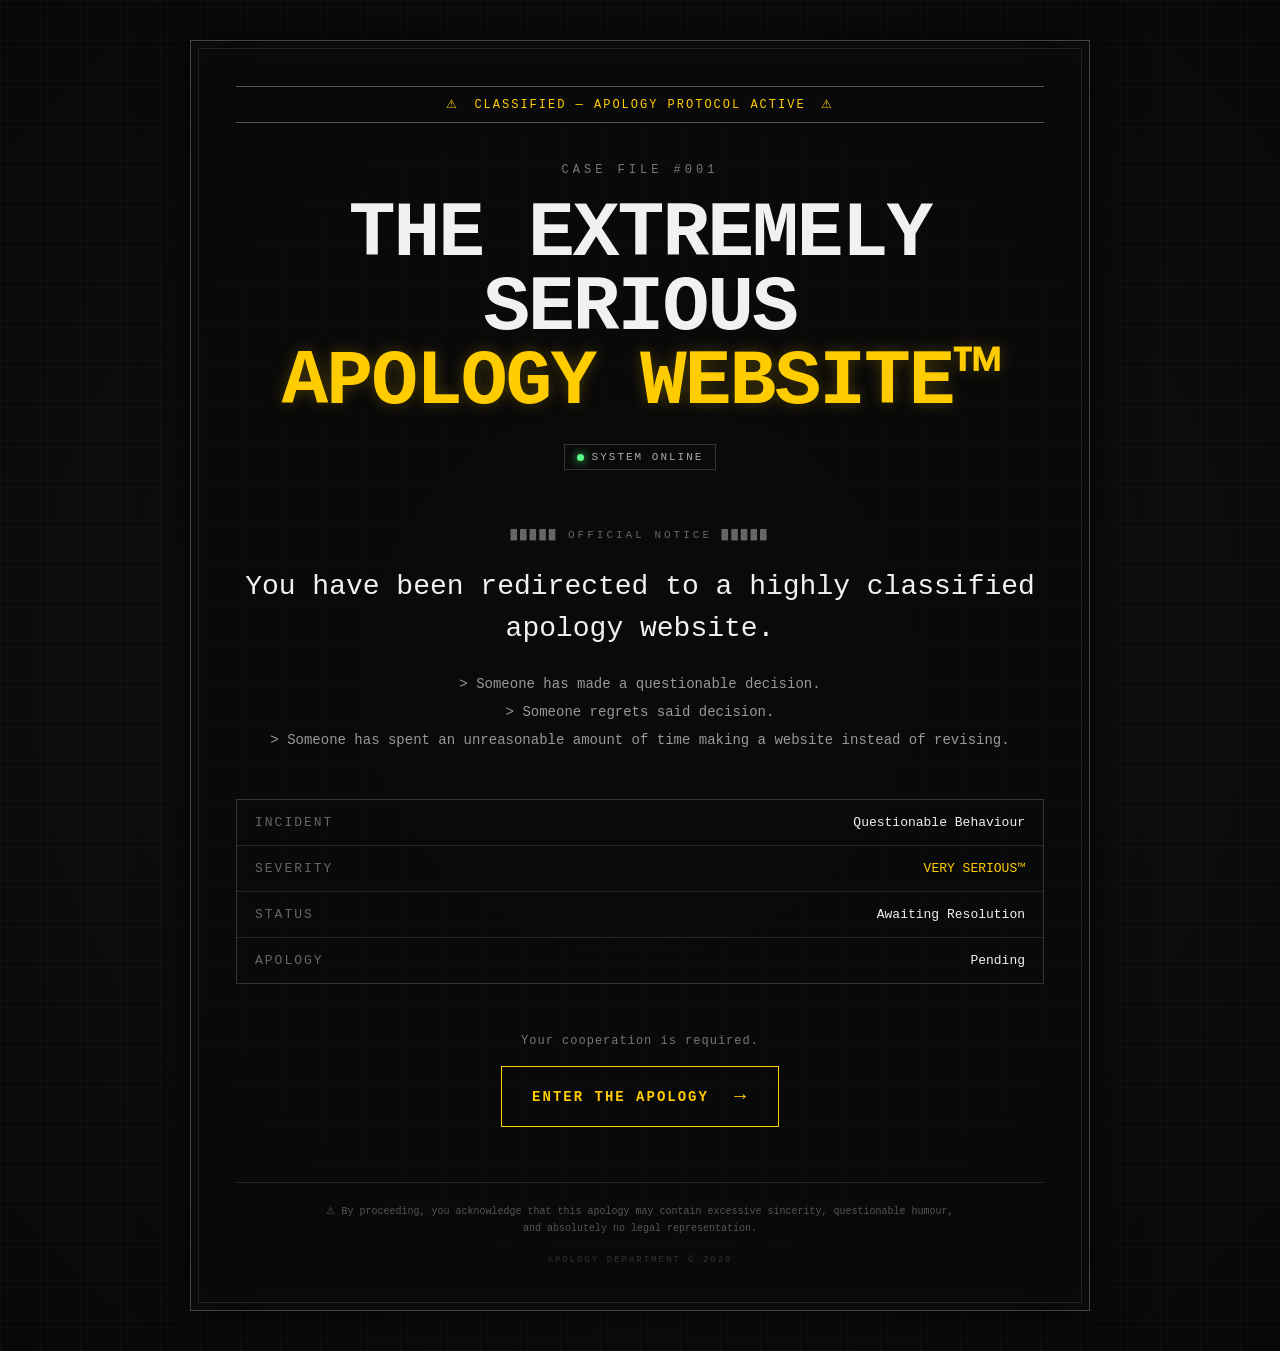
<file: index.html>
<!doctype html>
<html lang="en">
  <head>
    <meta charset="UTF-8" />
    <meta name="viewport" content="width=device-width, initial-scale=1.0" />

    <title>The Extremely Serious Apology Website™</title>

    <link rel="stylesheet" href="style.css" />
  </head>

  <body>
    <main class="landing-page">
      <!-- Background decoration -->
      <div class="noise"></div>

      <section class="apology-container">
        <!-- Top warning -->
        <div class="warning">
          <span class="warning-icon">⚠</span>
          <span>CLASSIFIED — APOLOGY PROTOCOL ACTIVE</span>
          <span class="warning-icon">⚠</span>
        </div>

        <!-- Main heading -->
        <header class="hero">
          <div class="file-number">CASE FILE #001</div>

          <h1>
            THE EXTREMELY<br />
            SERIOUS<br />
            <span>APOLOGY WEBSITE™</span>
          </h1>

          <div class="status">
            <span class="status-dot"></span>
            SYSTEM ONLINE
          </div>
        </header>

        <!-- Main message -->
        <section class="intro">
          <p class="classified-label">█████ OFFICIAL NOTICE █████</p>

          <p class="main-message">
            You have been redirected to a highly classified apology website.
          </p>

          <p class="secondary-message">
            > Someone has made a questionable decision.
            <br />
            > Someone regrets said decision.
            <br />
            > Someone has spent an unreasonable amount of time
              making a website instead of revising.
          </p>
        </section>

        <!-- Case information -->
        <section class="case-file">
          <div class="case-row">
            <span>INCIDENT</span>
            <span>Questionable Behaviour</span>
          </div>

          <div class="case-row">
            <span>SEVERITY</span>
            <span class="severity">VERY SERIOUS™</span>
          </div>

          <div class="case-row">
            <span>STATUS</span>
            <span>Awaiting Resolution</span>
          </div>

          <div class="case-row">
            <span>APOLOGY</span>
            <span>Pending</span>
          </div>
        </section>

        <!-- Enter button -->
        <section class="enter-section">
          <p class="instruction">Your cooperation is required.</p>

          <button id="enterButton" class="enter-button">
            <span>ENTER THE APOLOGY</span>
            <span class="arrow">→</span>
          </button>
        </section>

        <!-- Disclaimer -->
        <footer>
          <p>
            ⚠ By proceeding, you acknowledge that this apology may contain
            excessive sincerity, questionable humour, and absolutely no legal
            representation.
          </p>

          <span class="copyright"> APOLOGY DEPARTMENT © 2026 </span>
        </footer>
      </section>
    </main>

    <script src="script.js"></script>
  </body>
</html>
</file>
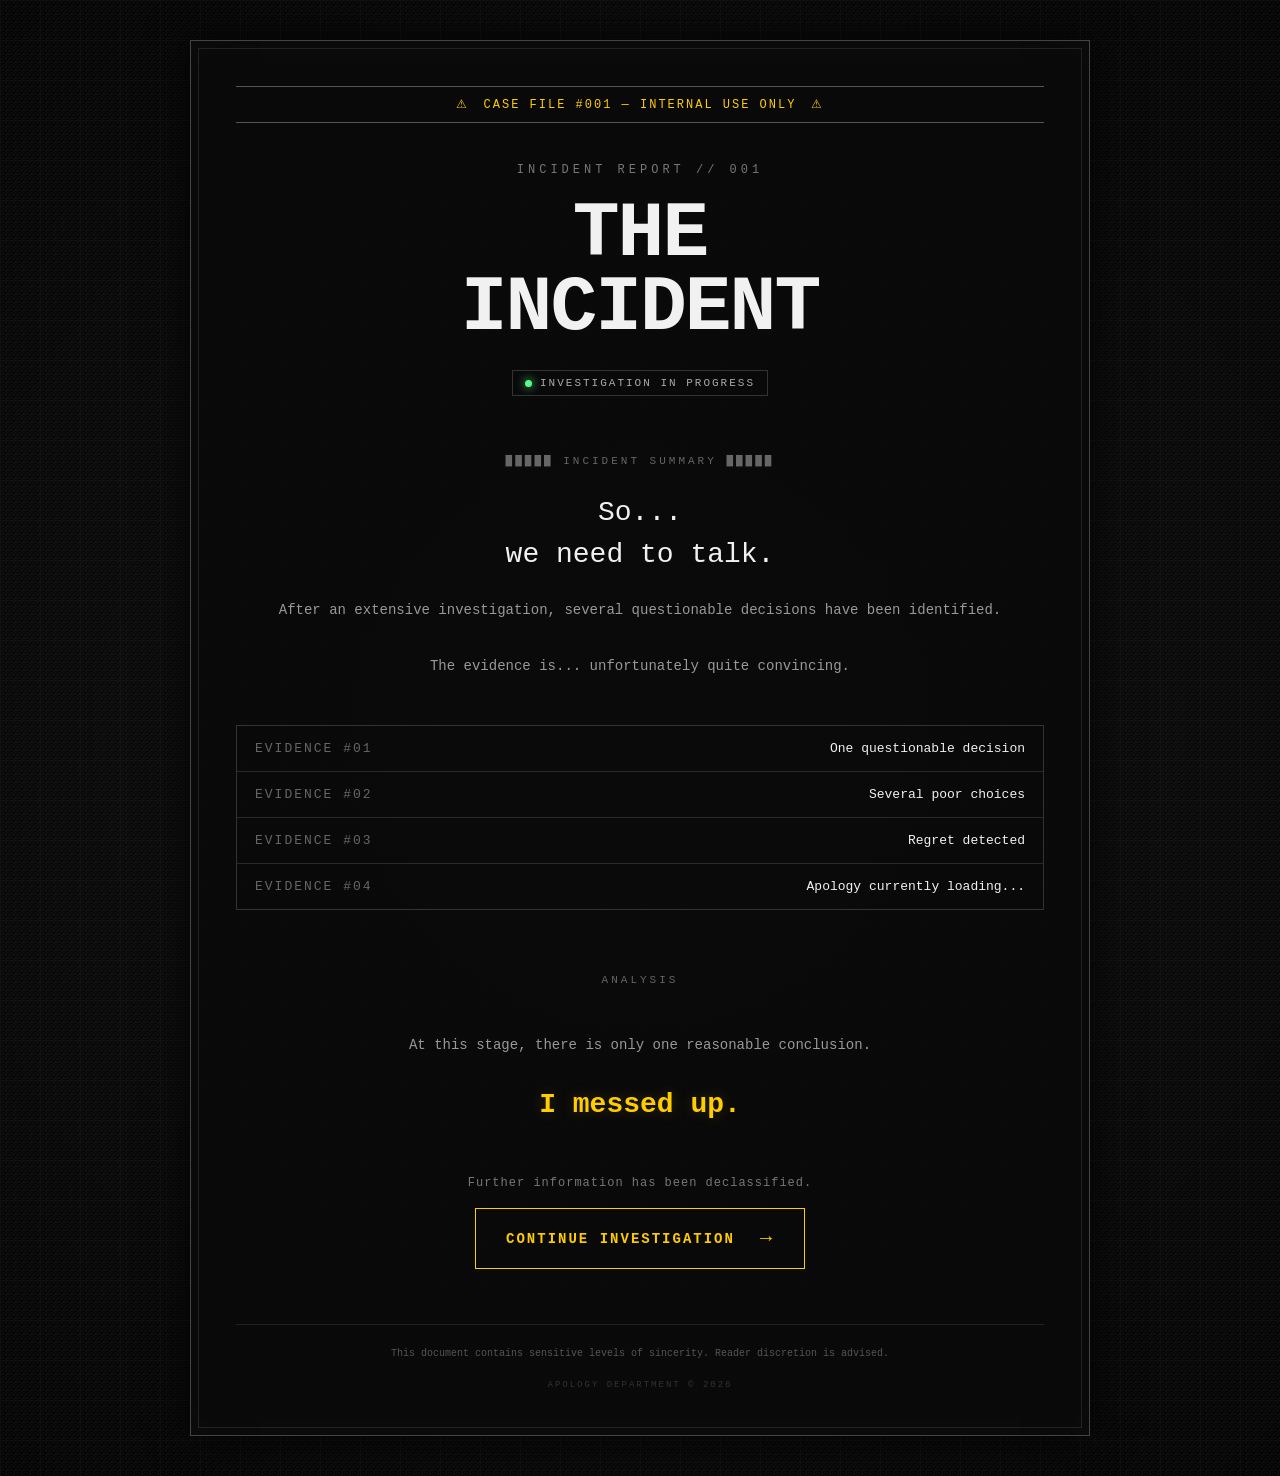
<file: pages/apology.html>
<!doctype html>
<html lang="en">
  <head>
    <meta charset="UTF-8" />
    <meta name="viewport" content="width=device-width, initial-scale=1.0" />

    <title>Case File #001 — The Incident</title>

    <link rel="stylesheet" href="../style.css" />
  </head>

  <body>
    <main class="landing-page">
      <div class="noise"></div>

      <section class="apology-container">
        <!-- TOP BAR -->
        <div class="warning">
          <span class="warning-icon">⚠</span>
          <span>CASE FILE #001 — INTERNAL USE ONLY</span>
          <span class="warning-icon">⚠</span>
        </div>

        <!-- CASE HEADER -->
        <header class="hero">
          <div class="file-number">INCIDENT REPORT // 001</div>

          <h1>
            THE<br />
            INCIDENT
          </h1>

          <div class="status">
            <span class="status-dot"></span>
            INVESTIGATION IN PROGRESS
          </div>
        </header>

        <!-- INTRODUCTION -->
        <section class="intro">
          <p class="classified-label">█████ INCIDENT SUMMARY █████</p>

          <p class="main-message">
            So...
            <br />
            we need to talk.
          </p>

          <p class="secondary-message">
            After an extensive investigation, several questionable decisions
            have been identified.
            <br /><br />
            The evidence is... unfortunately quite convincing.
          </p>
        </section>

        <!-- EVIDENCE -->
        <section class="case-file">
          <div class="case-row">
            <span>EVIDENCE #01</span>
            <span>One questionable decision</span>
          </div>

          <div class="case-row">
            <span>EVIDENCE #02</span>
            <span>Several poor choices</span>
          </div>

          <div class="case-row">
            <span>EVIDENCE #03</span>
            <span>Regret detected</span>
          </div>

          <div class="case-row">
            <span>EVIDENCE #04</span>
            <span>Apology currently loading...</span>
          </div>
        </section>

        <!-- INVESTIGATION -->
        <section class="intro investigation">
          <p class="classified-label">ANALYSIS</p>

          <p class="secondary-message">
            At this stage, there is only one reasonable conclusion.
          </p>

          <p class="main-message">I messed up.</p>
        </section>

        <!-- BUTTON -->
        <section class="enter-section">
          <p class="instruction">Further information has been declassified.</p>

          <button id="continueButton" class="enter-button">
            <span>CONTINUE INVESTIGATION</span>

            <span class="arrow">→</span>
          </button>
        </section>

        <!-- FOOTER -->
        <footer>
          <p>
            This document contains sensitive levels of sincerity. Reader
            discretion is advised.
          </p>

          <span class="copyright"> APOLOGY DEPARTMENT © 2026 </span>
        </footer>
      </section>
    </main>

    <script>
      const continueButton = document.getElementById("continueButton");

      continueButton.addEventListener("click", () => {
        continueButton.disabled = true;

        continueButton.innerHTML = `
                <span>DECRYPTING...</span>
                <span class="arrow">→</span>
            `;

        setTimeout(() => {
          window.location.href = "evidence.html";
        }, 1000);
      });
    </script>
  </body>
</html>
</file>
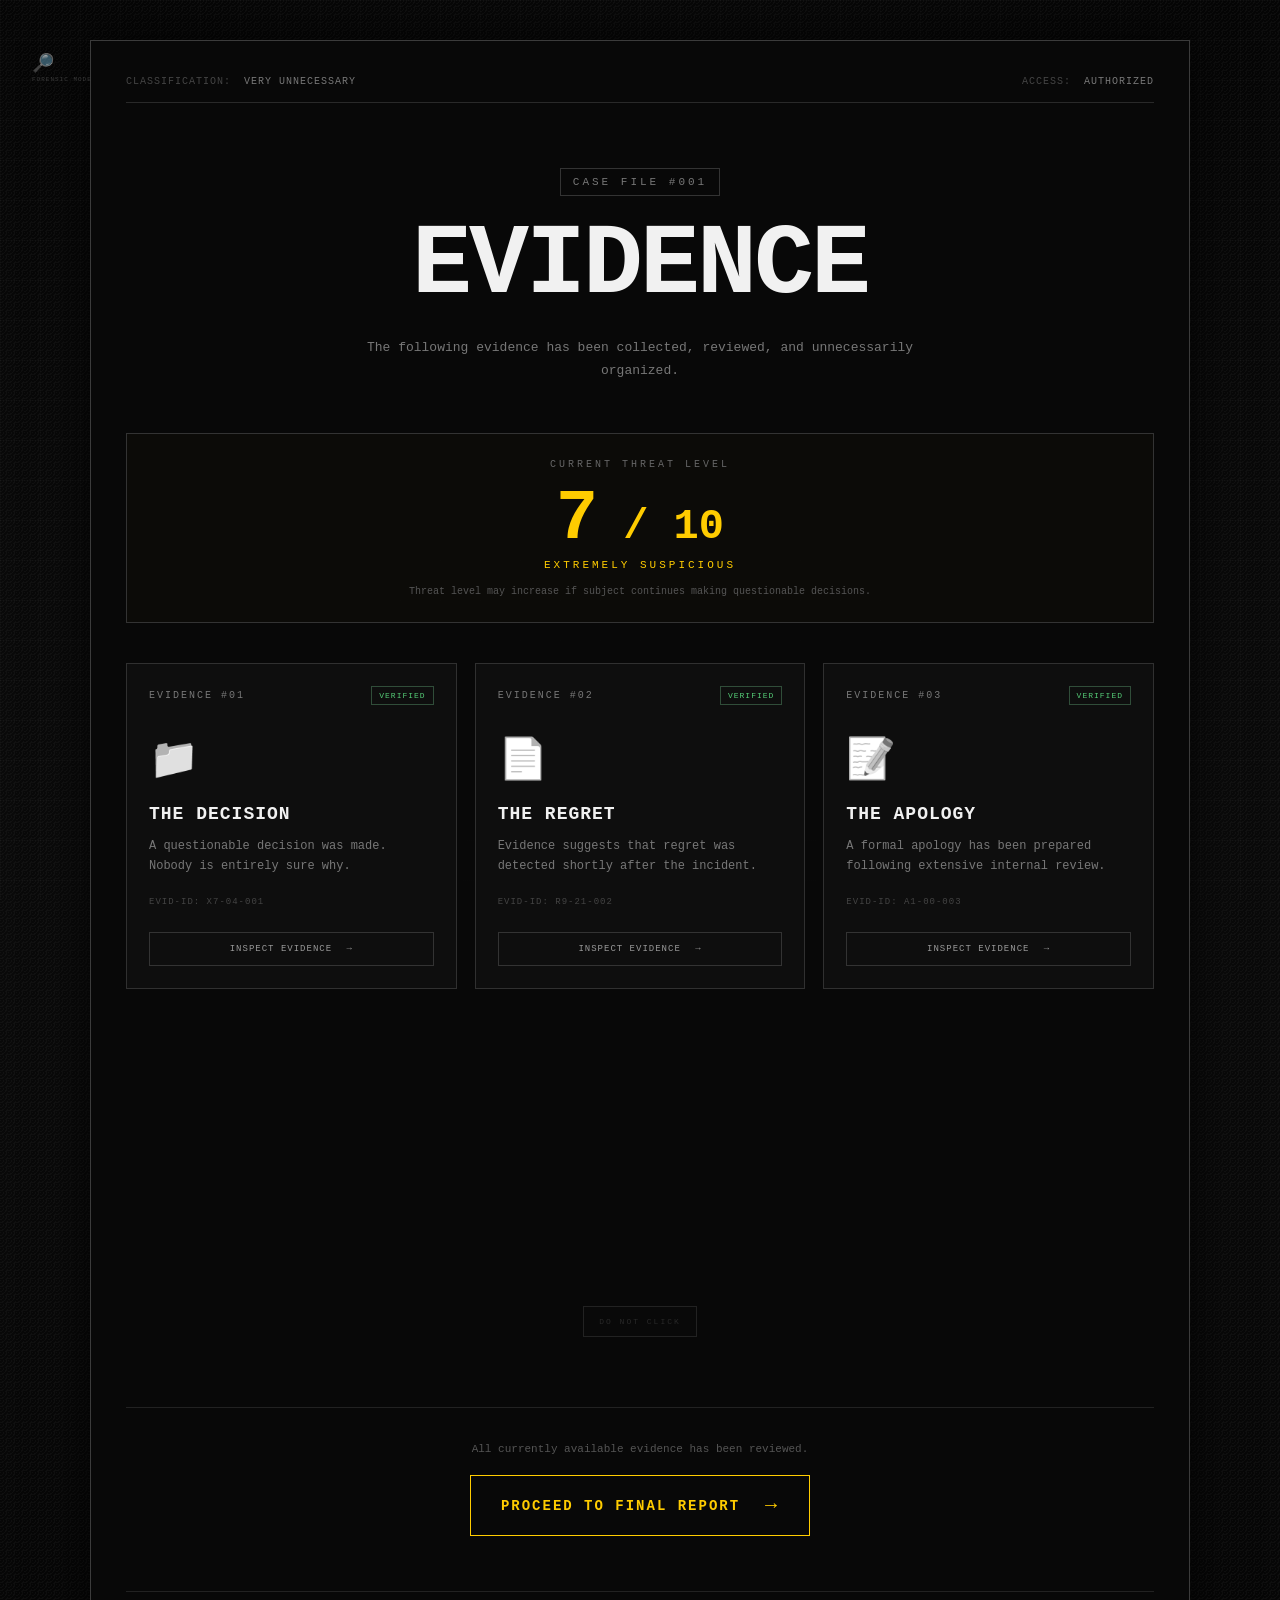
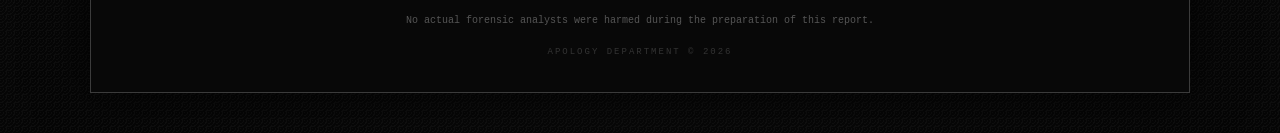
<file: pages/evidence.html>
<!doctype html>
<html lang="en">
  <head>
    <meta charset="UTF-8" />
    <meta name="viewport" content="width=device-width, initial-scale=1.0" />

    <title>Evidence — Case File #001</title>

    <link rel="stylesheet" href="../style.css" />
  </head>

  <body>
    <main class="evidence-page">
      <div class="noise"></div>

      <!-- FORENSIC ANALYST CURSOR -->
      <div id="forensicCursor" class="forensic-cursor">
        🔎
        <span>FORENSIC MODE</span>
      </div>

      <section class="evidence-container">
        <!-- TOP BAR -->
        <div class="evidence-topbar">
          <div>
            <span class="topbar-label">CLASSIFICATION:</span>
            <span>VERY UNNECESSARY</span>
          </div>

          <div>
            <span class="topbar-label">ACCESS:</span>
            <span>AUTHORIZED</span>
          </div>
        </div>

        <!-- HEADER -->
        <header class="evidence-header">
          <div
            id="caseNumber"
            class="clickable-case-number"
            title="This appears to be clickable."
          >
            CASE FILE #001
          </div>

          <h1>EVIDENCE</h1>

          <p>
            The following evidence has been collected, reviewed, and
            unnecessarily organized.
          </p>
        </header>

        <!-- THREAT LEVEL -->
        <section class="threat-panel">
          <div class="threat-title">CURRENT THREAT LEVEL</div>

          <div class="threat-level">
            <span class="threat-number">7</span>
            <span>/ 10</span>
          </div>

          <div class="threat-description">EXTREMELY SUSPICIOUS</div>

          <div class="threat-note">
            Threat level may increase if subject continues making questionable
            decisions.
          </div>
        </section>

        <!-- EVIDENCE FILES -->
        <section class="evidence-grid">
          <!-- EVIDENCE 01 -->
          <article class="evidence-card" data-evidence="01">
            <div class="evidence-card-top">
              <span class="evidence-number"> EVIDENCE #01 </span>

              <span class="evidence-status"> VERIFIED </span>
            </div>

            <div class="evidence-icon">📁</div>

            <h2>THE DECISION</h2>

            <p>
              A questionable decision was made. Nobody is entirely sure why.
            </p>

            <div class="evidence-id">EVID-ID: X7-04-001</div>

            <button class="inspect-button">
              INSPECT EVIDENCE
              <span>→</span>
            </button>

            <div class="evidence-reveal">
              <p>
                Investigation confirms that the decision could, in fact, have
                been handled better.
              </p>

              <strong> Conclusion: Not ideal. </strong>
            </div>
          </article>

          <!-- EVIDENCE 02 -->
          <article class="evidence-card" data-evidence="02">
            <div class="evidence-card-top">
              <span class="evidence-number"> EVIDENCE #02 </span>

              <span class="evidence-status"> VERIFIED </span>
            </div>

            <div class="evidence-icon">📄</div>

            <h2>THE REGRET</h2>

            <p>
              Evidence suggests that regret was detected shortly after the
              incident.
            </p>

            <div class="evidence-id">EVID-ID: R9-21-002</div>

            <button class="inspect-button">
              INSPECT EVIDENCE
              <span>→</span>
            </button>

            <div class="evidence-reveal">
              <p>
                Subject has demonstrated clear awareness that something went
                wrong.
              </p>

              <strong> Regret level: Significant. </strong>
            </div>
          </article>

          <!-- EVIDENCE 03 -->
          <article class="evidence-card" data-evidence="03">
            <div class="evidence-card-top">
              <span class="evidence-number"> EVIDENCE #03 </span>

              <span class="evidence-status"> VERIFIED </span>
            </div>

            <div class="evidence-icon">📝</div>

            <h2>THE APOLOGY</h2>

            <p>
              A formal apology has been prepared following extensive internal
              review.
            </p>

            <div class="evidence-id">EVID-ID: A1-00-003</div>

            <button class="inspect-button">
              INSPECT EVIDENCE
              <span>→</span>
            </button>

            <div class="evidence-reveal">
              <p>The apology appears to contain genuine levels of sincerity.</p>

              <strong> Sincerity detected. </strong>
            </div>
          </article>
        </section>

        <!-- HIDDEN EVIDENCE #05 -->
        <section id="secretEvidence" class="secret-evidence">
          <div class="secret-stamp">CLASSIFIED</div>

          <span class="evidence-number"> EVIDENCE #05 </span>

          <h2>SUBJECT HAS QUESTIONABLE TASTE IN FRIENDS.</h2>

          <p>
            Further investigation has been suspended due to concerns regarding
            the accuracy of this evidence.
          </p>

          <div class="evidence-id">EVID-ID: WTF-05-????</div>
        </section>

        <!-- DO NOT CLICK -->
        <section class="do-not-section">
          <button id="doNotClick" class="do-not-click">DO NOT CLICK</button>

          <div id="doNotMessage" class="do-not-message">
            <p>You were specifically told not to.</p>

            <strong> This is concerning. </strong>
          </div>
        </section>

        <!-- CONTINUE -->
        <section class="evidence-continue">
          <p>All currently available evidence has been reviewed.</p>

          <button id="continueButton" class="enter-button">
            <span>PROCEED TO FINAL REPORT</span>
            <span class="arrow">→</span>
          </button>
        </section>

        <!-- FOOTER -->
        <footer>
          <p>
            No actual forensic analysts were harmed during the preparation of
            this report.
          </p>

          <span class="copyright"> APOLOGY DEPARTMENT © 2026 </span>
        </footer>
      </section>
    </main>

    <script>
      /* =========================================
           EVIDENCE INSPECTION
        ========================================= */

      const evidenceCards = document.querySelectorAll(".evidence-card");

      evidenceCards.forEach((card) => {
        const button = card.querySelector(".inspect-button");

        const reveal = card.querySelector(".evidence-reveal");

        button.addEventListener("click", () => {
          card.classList.toggle("revealed");

          if (card.classList.contains("revealed")) {
            button.innerHTML = `
                        CLOSE EVIDENCE
                        <span>↑</span>
                    `;

            reveal.style.maxHeight = reveal.scrollHeight + "px";
          } else {
            button.innerHTML = `
                        INSPECT EVIDENCE
                        <span>→</span>
                    `;

            reveal.style.maxHeight = "0";
          }
        });
      });

      /* =========================================
           CASE FILE EASTER EGG
        ========================================= */

      const caseNumber = document.getElementById("caseNumber");

      let caseClicks = 0;

      let caseTimer;

      caseNumber.addEventListener("click", () => {
        caseClicks++;

        clearTimeout(caseTimer);

        caseTimer = setTimeout(() => {
          caseClicks = 0;
        }, 1200);

        if (caseClicks === 3) {
          caseNumber.textContent = "CASE FILE #404";

          caseNumber.classList.add("case-corrupted");

          caseClicks = 0;
        }
      });

      /* =========================================
           DO NOT CLICK EASTER EGG
        ========================================= */

      const doNotClick = document.getElementById("doNotClick");

      const doNotMessage = document.getElementById("doNotMessage");

      doNotClick.addEventListener("click", () => {
        doNotMessage.classList.add("show");

        doNotClick.textContent = "I TOLD YOU.";

        doNotClick.classList.add("clicked");
      });

      /* =========================================
           SECRET EVIDENCE #05
        ========================================= */

      const secretEvidence = document.getElementById("secretEvidence");

      let secretClickCount = 0;

      document.addEventListener("keydown", (event) => {
        if (event.key.toLowerCase() === "e") {
          secretClickCount++;
        }

        if (secretClickCount >= 3) {
          secretEvidence.classList.add("revealed-secret");

          secretClickCount = 0;
        }
      });

      /* =========================================
           FORENSIC CURSOR
        ========================================= */

      const forensicCursor = document.getElementById("forensicCursor");

      document.addEventListener("mousemove", (event) => {
        forensicCursor.style.left = event.clientX + "px";

        forensicCursor.style.top = event.clientY + "px";
      });

      /* =========================================
           CONTINUE
        ========================================= */

      const continueButton = document.getElementById("continueButton");

      continueButton.addEventListener("click", () => {
        continueButton.disabled = true;

        continueButton.innerHTML = `
                <span>GENERATING REPORT...</span>
                <span class="arrow">→</span>
            `;

        setTimeout(() => {
          window.location.href = "final-report.html";
        }, 1200);
      });
    </script>
  </body>
</html>
</file>
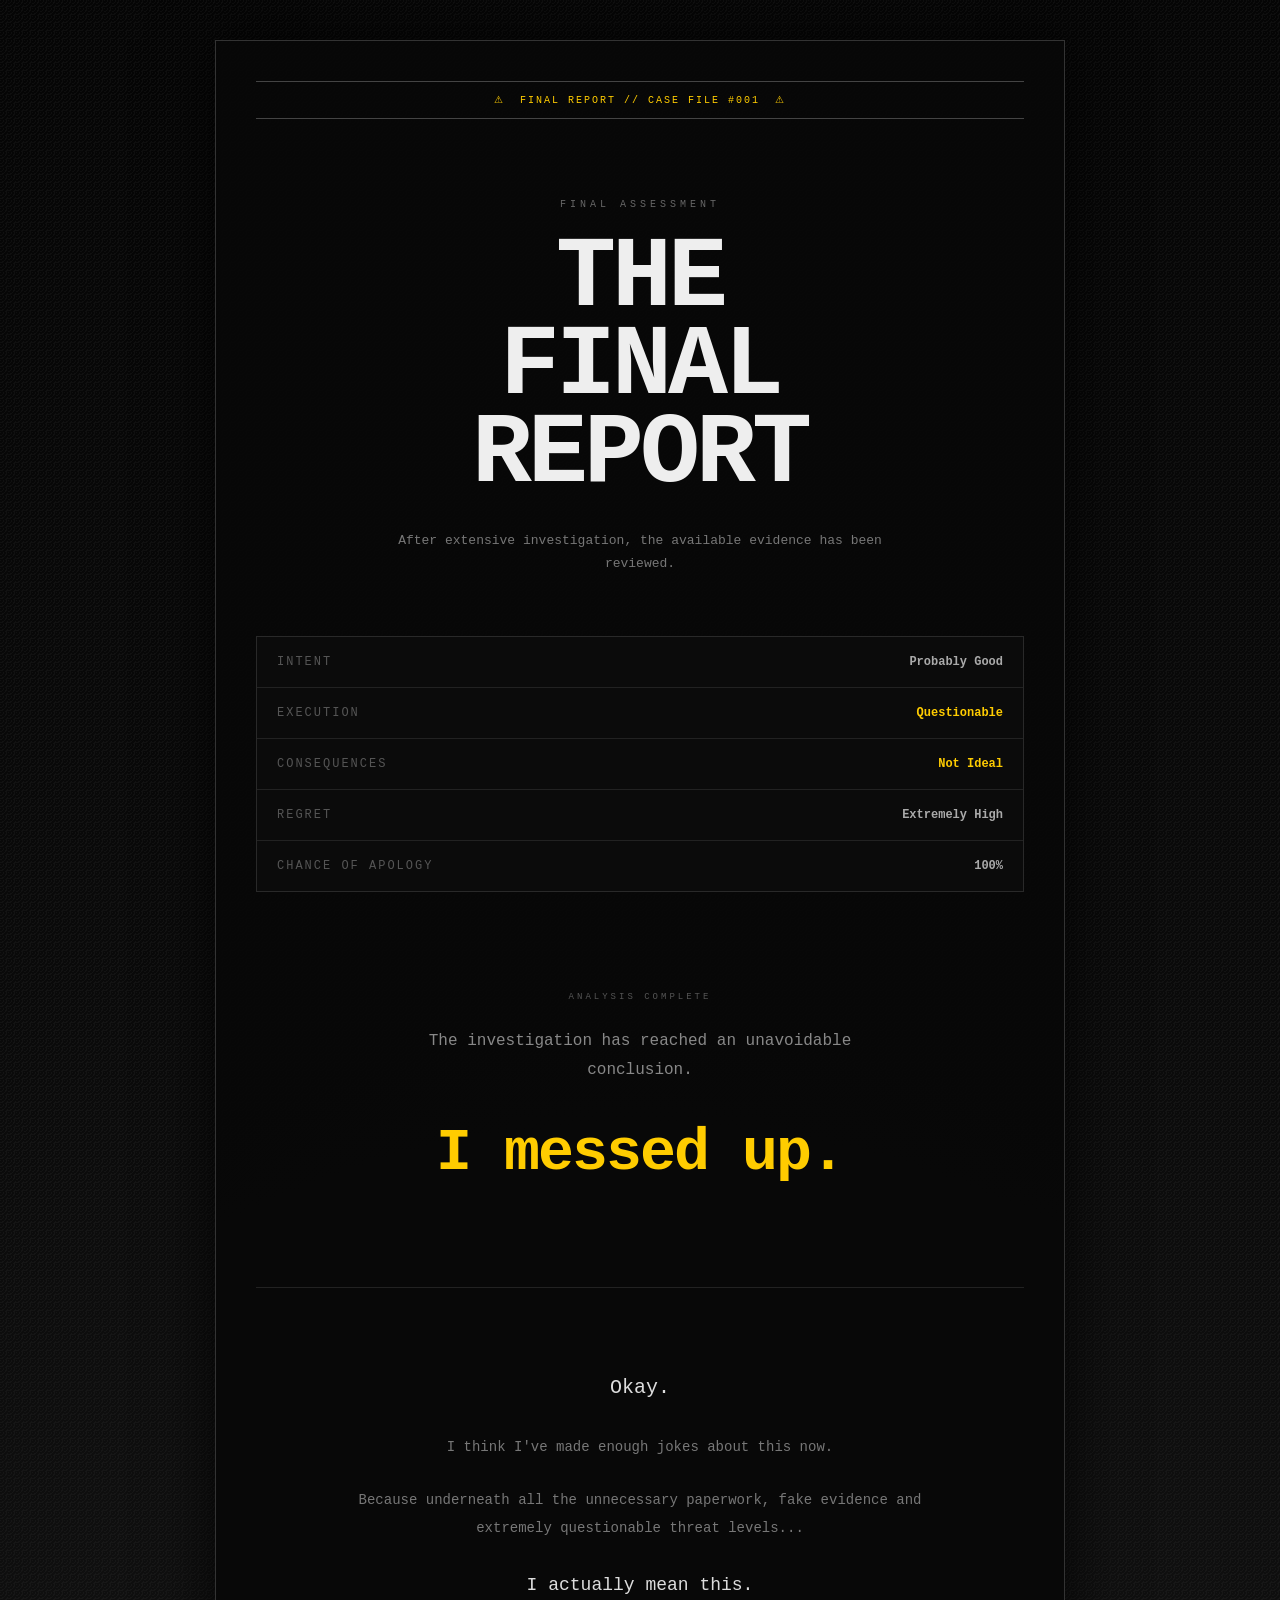
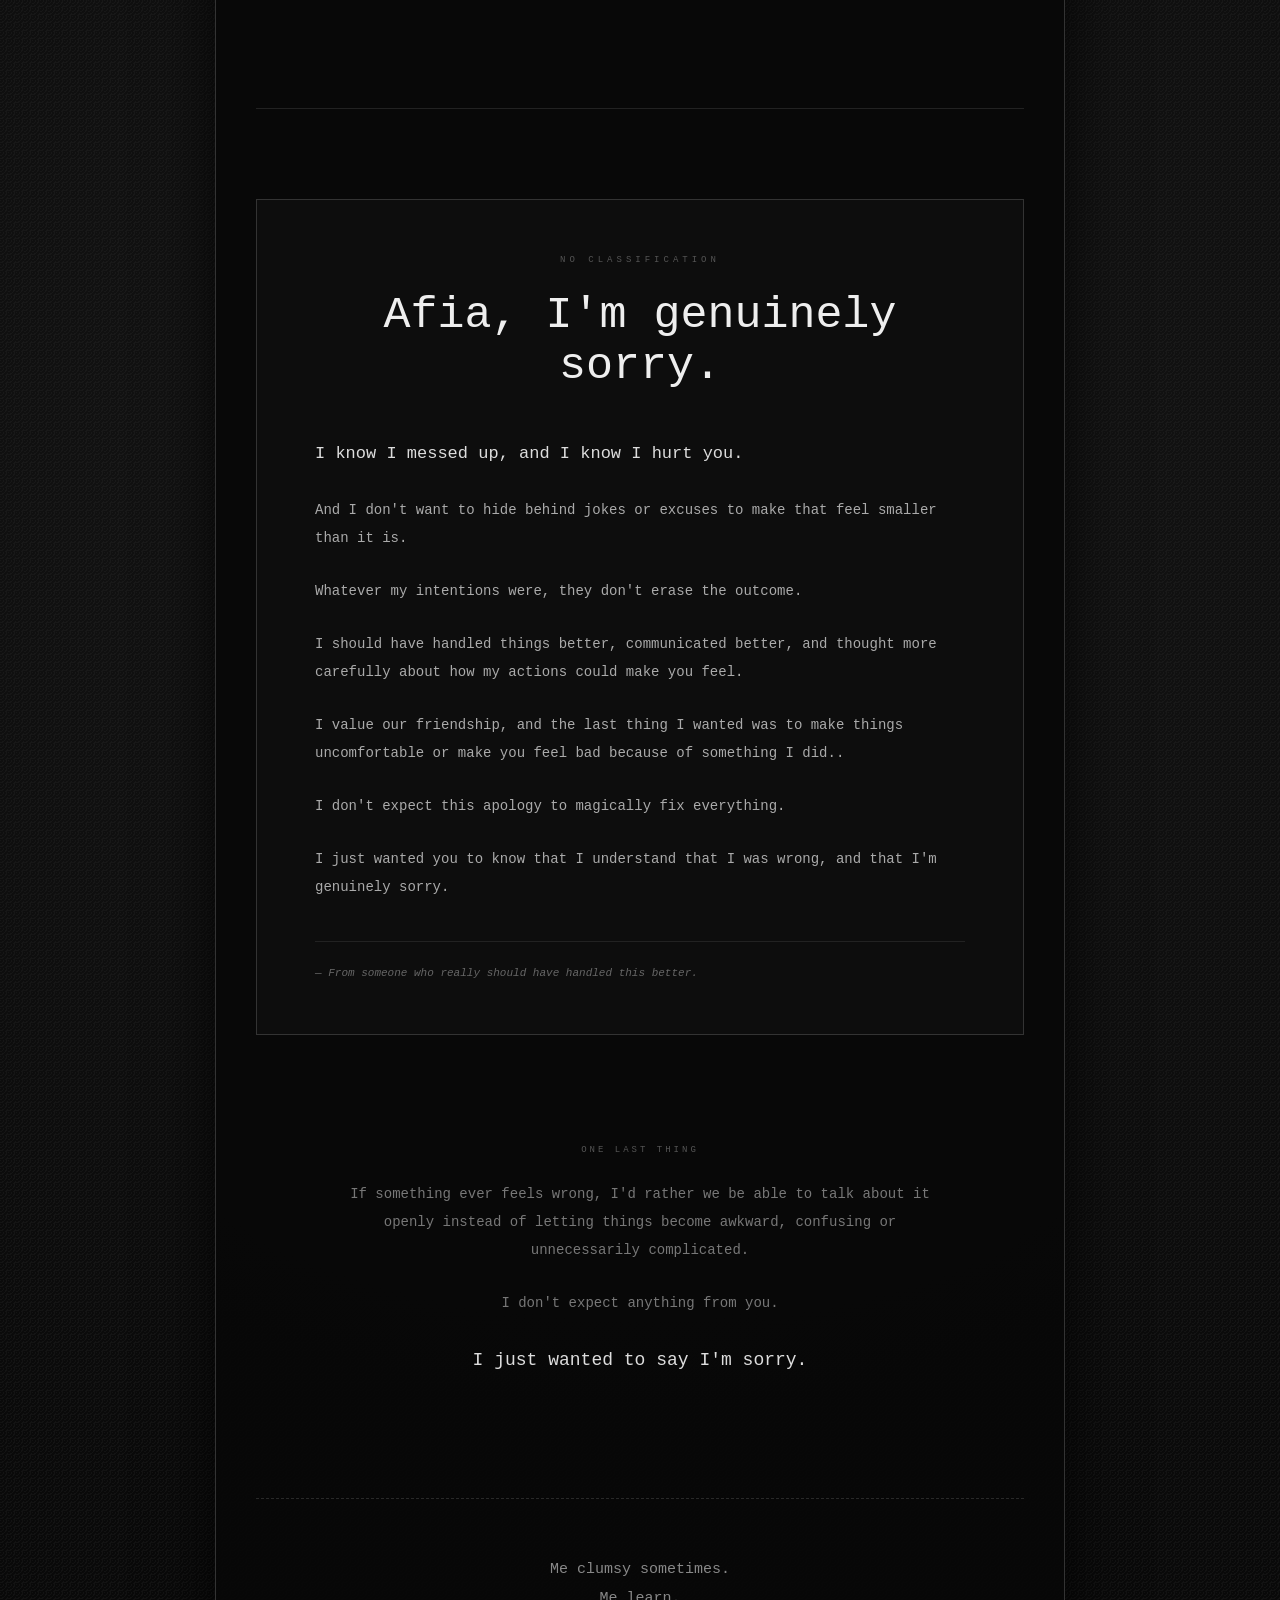
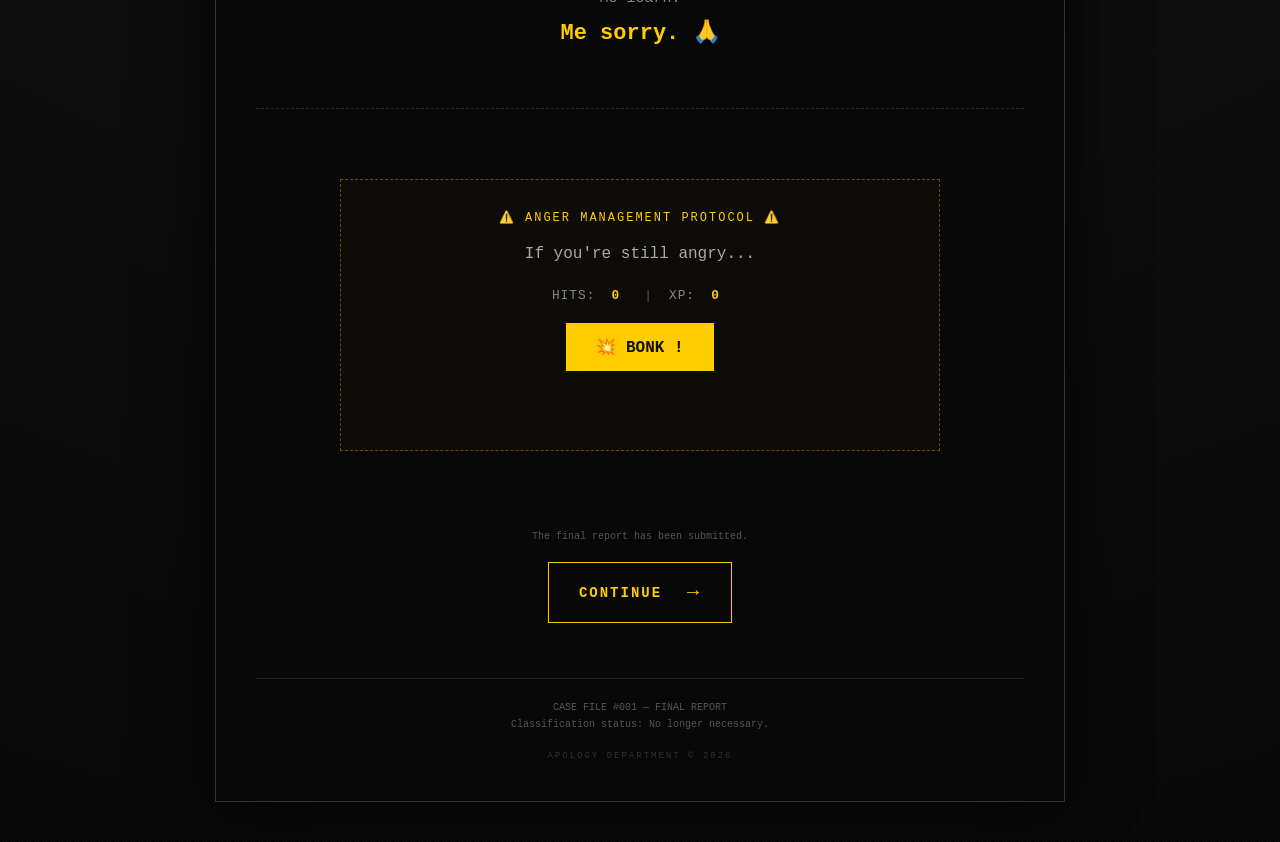
<file: pages/final-report.html>
<!doctype html>
<html lang="en">
  <head>
    <meta charset="UTF-8" />
    <meta name="viewport" content="width=device-width, initial-scale=1.0" />

    <title>Final Report — Case File #001</title>

    <link rel="stylesheet" href="../style.css" />
  </head>

  <body>
    <main class="final-report-page">
      <div class="noise"></div>

      <section class="final-report-container">
        <!-- =====================================
                 CLASSIFIED HEADER
            ====================================== -->

        <div id="classifiedHeader" class="final-classified-header">
          <span>⚠</span>

          <span> FINAL REPORT // CASE FILE #001 </span>

          <span>⚠</span>
        </div>

        <!-- =====================================
                 REPORT INTRO
            ====================================== -->

        <section id="reportIntro" class="report-intro">
          <div class="report-number">FINAL ASSESSMENT</div>

          <h1>
            THE<br />
            FINAL<br />
            REPORT
          </h1>

          <p>
            After extensive investigation, the available evidence has been
            reviewed.
          </p>
        </section>

        <!-- =====================================
                 FAKE ANALYSIS
            ====================================== -->

        <section id="analysisSection" class="final-analysis">
          <div class="analysis-row">
            <span> INTENT </span>

            <strong> Probably Good </strong>
          </div>

          <div class="analysis-row">
            <span> EXECUTION </span>

            <strong class="bad-result"> Questionable </strong>
          </div>

          <div class="analysis-row">
            <span> CONSEQUENCES </span>

            <strong class="bad-result"> Not Ideal </strong>
          </div>

          <div class="analysis-row">
            <span> REGRET </span>

            <strong> Extremely High </strong>
          </div>

          <div class="analysis-row">
            <span> CHANCE OF APOLOGY </span>

            <strong> 100% </strong>
          </div>
        </section>

        <!-- =====================================
                 THE SHIFT
            ====================================== -->

        <section id="toneShift" class="tone-shift">
          <p class="small-label">ANALYSIS COMPLETE</p>

          <p class="shift-text">
            The investigation has reached an unavoidable conclusion.
          </p>

          <div class="final-conclusion">I messed up.</div>
        </section>

        <!-- =====================================
                 REMOVE THE JOKE
            ====================================== -->

        <section id="sincereTransition" class="sincere-transition">
          <p>Okay.</p>

          <p>I think I've made enough jokes about this now.</p>

          <p>
            Because underneath all the unnecessary paperwork, fake evidence and
            extremely questionable threat levels...
          </p>

          <p class="important-line">I actually mean this.</p>
        </section>

        <!-- =====================================
                 GENUINE APOLOGY
            ====================================== -->

        <section id="realApology" class="real-apology">
          <div class="apology-label">NO CLASSIFICATION</div>

          <h2>Afia, I'm genuinely sorry.</h2>

          <div class="apology-message">
            <p>I know I messed up, and I know I hurt you.</p>

            <p>
              And I don't want to hide behind jokes or excuses to make that feel
              smaller than it is.
            </p>

            <p>Whatever my intentions were, they don't erase the outcome.</p>

            <p>
              I should have handled things better, communicated better, and
              thought more carefully about how my actions could make you feel.
            </p>

            <p>
              I value our friendship, and the last thing I wanted was to make
              things uncomfortable or make you feel bad because of something I
              did..
            </p>

            <p>I don't expect this apology to magically fix everything.</p>

            <p>
              I just wanted you to know that I understand that I was wrong, and
              that I'm genuinely sorry.
            </p>
          </div>

          <div class="apology-signature">
            <span>
              — From someone who really should have handled this better.
            </span>
          </div>
        </section>

        <!-- =====================================
                 COMMUNICATION
            ====================================== -->

        <section id="communicationSection" class="communication-section">
          <p class="small-label">ONE LAST THING</p>

          <p>
            If something ever feels wrong, I'd rather we be able to talk about
            it openly instead of letting things become awkward, confusing or
            unnecessarily complicated.
          </p>

          <p>I don't expect anything from you.</p>

          <p class="important-line">I just wanted to say I'm sorry.</p>
        </section>

        <!-- =====================================
                 FINAL LITTLE JOKE
            ====================================== -->

        <section id="finalJoke" class="final-joke">
          <div class="joke-line">Me clumsy sometimes.</div>

          <div class="joke-line">Me learn.</div>

          <div class="joke-line">Me sorry. 🙏</div>
        </section>

        <!-- =========================================
           Hit button
        ========================================= -->
        <section class="hit-me-section">
          <p class="hit-me-warning">⚠️ ANGER MANAGEMENT PROTOCOL ⚠️</p>

          <p class="hit-me-text">If you're still angry...</p>

          <!-- Baseball bat animation -->
          <div id="hitAnimation" class="hit-animation">
            <img
              id="hitGif"
              src="../assets/hit-u.gif"
              alt="Baseball bat hit animation"
            />
          </div>

          <!-- Hit / XP counter -->
          <div class="hit-counter">
            <span>HITS:</span>
            <strong id="hitCount">0</strong>
            <span class="xp-divider">|</span>
            <span>XP:</span>
            <strong id="xpCount">0</strong>
          </div>

          <!-- Button -->
          <div class="hit-button-wrapper">
            <button id="hitMeButton" class="hit-me-button">💥 BONK !</button>

            <div id="hitPopups"></div>
          </div>

          <!-- Funny response -->
          <p id="hitMeResponse" class="hit-me-response"></p>
        </section>

        <!-- =====================================
                 CONTINUE
            ====================================== -->

        <section class="report-continue">
          <p>The final report has been submitted.</p>

          <button id="responseButton" class="enter-button">
            <span> CONTINUE </span>

            <span class="arrow"> → </span>
          </button>
        </section>

        <!-- =====================================
                 FOOTER
            ====================================== -->

        <footer>
          <p>
            CASE FILE #001 — FINAL REPORT
            <br />
            Classification status: No longer necessary.
          </p>

          <span class="copyright"> APOLOGY DEPARTMENT © 2026 </span>
        </footer>
      </section>
    </main>

    <script>
      /* =========================================
           PAGE LOAD
        ========================================= */

      document.body.classList.add("report-loaded");

      /* =========================================
           RESPONSE BUTTON
        ========================================= */

      const responseButton = document.getElementById("responseButton");

      responseButton.addEventListener("click", () => {
        responseButton.disabled = true;

        responseButton.innerHTML = `
                <span>PREPARING RESPONSE...</span>
                <span class="arrow">→</span>
            `;

        setTimeout(() => {
          window.location.href = "response.html";
        }, 1200);
      });

      /* =========================================
           SCROLL REVEAL
        ========================================= */

      const revealSections = document.querySelectorAll(
        ".sincere-transition, .real-apology, .communication-section, .final-joke",
      );

      const revealObserver = new IntersectionObserver(
        (entries) => {
          entries.forEach((entry) => {
            if (entry.isIntersecting) {
              entry.target.classList.add("visible");
            }
          });
        },
        {
          threshold: 0.15,
        },
      );

      revealSections.forEach((section) => {
        revealObserver.observe(section);
      });
      /* =========================================
           Hit button
        ========================================= */
      const hitMeButton = document.getElementById("hitMeButton");
      const hitMeResponse = document.getElementById("hitMeResponse");

      const hitCountElement = document.getElementById("hitCount");
      const xpCountElement = document.getElementById("xpCount");

      const hitPopups = document.getElementById("hitPopups");

      const hitAnimation = document.getElementById("hitAnimation");
      const hitGif = document.getElementById("hitGif");

      let hitCount = 0;
      let xp = 0;

      const hitResponses = [
        "OW. 😭",
        "I deserved that.",
        "Okay okay, message received.",
        "THE APOLOGY DEPARTMENT HAS BEEN ATTACKED.",
        "Noted. Very noted.",
        "That was emotionally unnecessary.",
        "I have learned my lesson.",
        "OUCH. Case remains open.",
        "Fair enough. 😔",
        "You actually pressed it.",
        "I'm starting to regret adding this button",
        "ok ok, i get it, please stop 🤕",
        "Afia stop !!!"
      ];

      const xpRewards = [5, 5, 10, 10, 15, 25];

      hitMeButton.addEventListener("click", () => {
        /* =========================
       UPDATE HIT + XP
    ========================= */

        hitCount++;

        const earnedXP =
          xpRewards[Math.floor(Math.random() * xpRewards.length)];

        xp += earnedXP;

        hitCountElement.textContent = hitCount;
        xpCountElement.textContent = xp;

        /* =========================
       RESTART GIF
    ========================= */

        hitAnimation.classList.remove("show");

        /*
       Force browser to remove the
       previous animation state.
    */
        void hitAnimation.offsetWidth;

        /*
       Reset the GIF itself.
       Adding a timestamp forces
       the browser to load it again.
    */
        hitGif.src = "../assets/hit-u.gif?" + Date.now();

        hitAnimation.classList.add("show");

        /* =========================
       RANDOM RESPONSE
    ========================= */

        const randomResponse =
          hitResponses[Math.floor(Math.random() * hitResponses.length)];

        hitMeResponse.textContent = randomResponse;
        hitMeResponse.classList.add("show");

        /* =========================
       BUTTON ANIMATION
    ========================= */

        hitMeButton.textContent = "OUCH.";

        setTimeout(() => {
          hitMeButton.textContent = "HIT ME";
        }, 500);

        /* =========================
       FLOATING XP / HIT POPUP
    ========================= */

        const popup = document.createElement("div");

        const popupTypes = [
          "+1 HIT",
          `+${earnedXP} XP`,
          "+1 HIT",
          "CRITICAL HIT!",
          `+${earnedXP} XP`,
        ];

        popup.textContent =
          popupTypes[Math.floor(Math.random() * popupTypes.length)];

        popup.classList.add("hit-popup");

        // Random horizontal movement
        const randomX = Math.floor(Math.random() * 100) - 50;
        popup.style.setProperty("--popup-x", `${randomX}px`);

        hitPopups.appendChild(popup);

        // Remove popup after animation
        setTimeout(() => {
          popup.remove();
        }, 1000);
      });
    </script>
  </body>
</html>
</file>
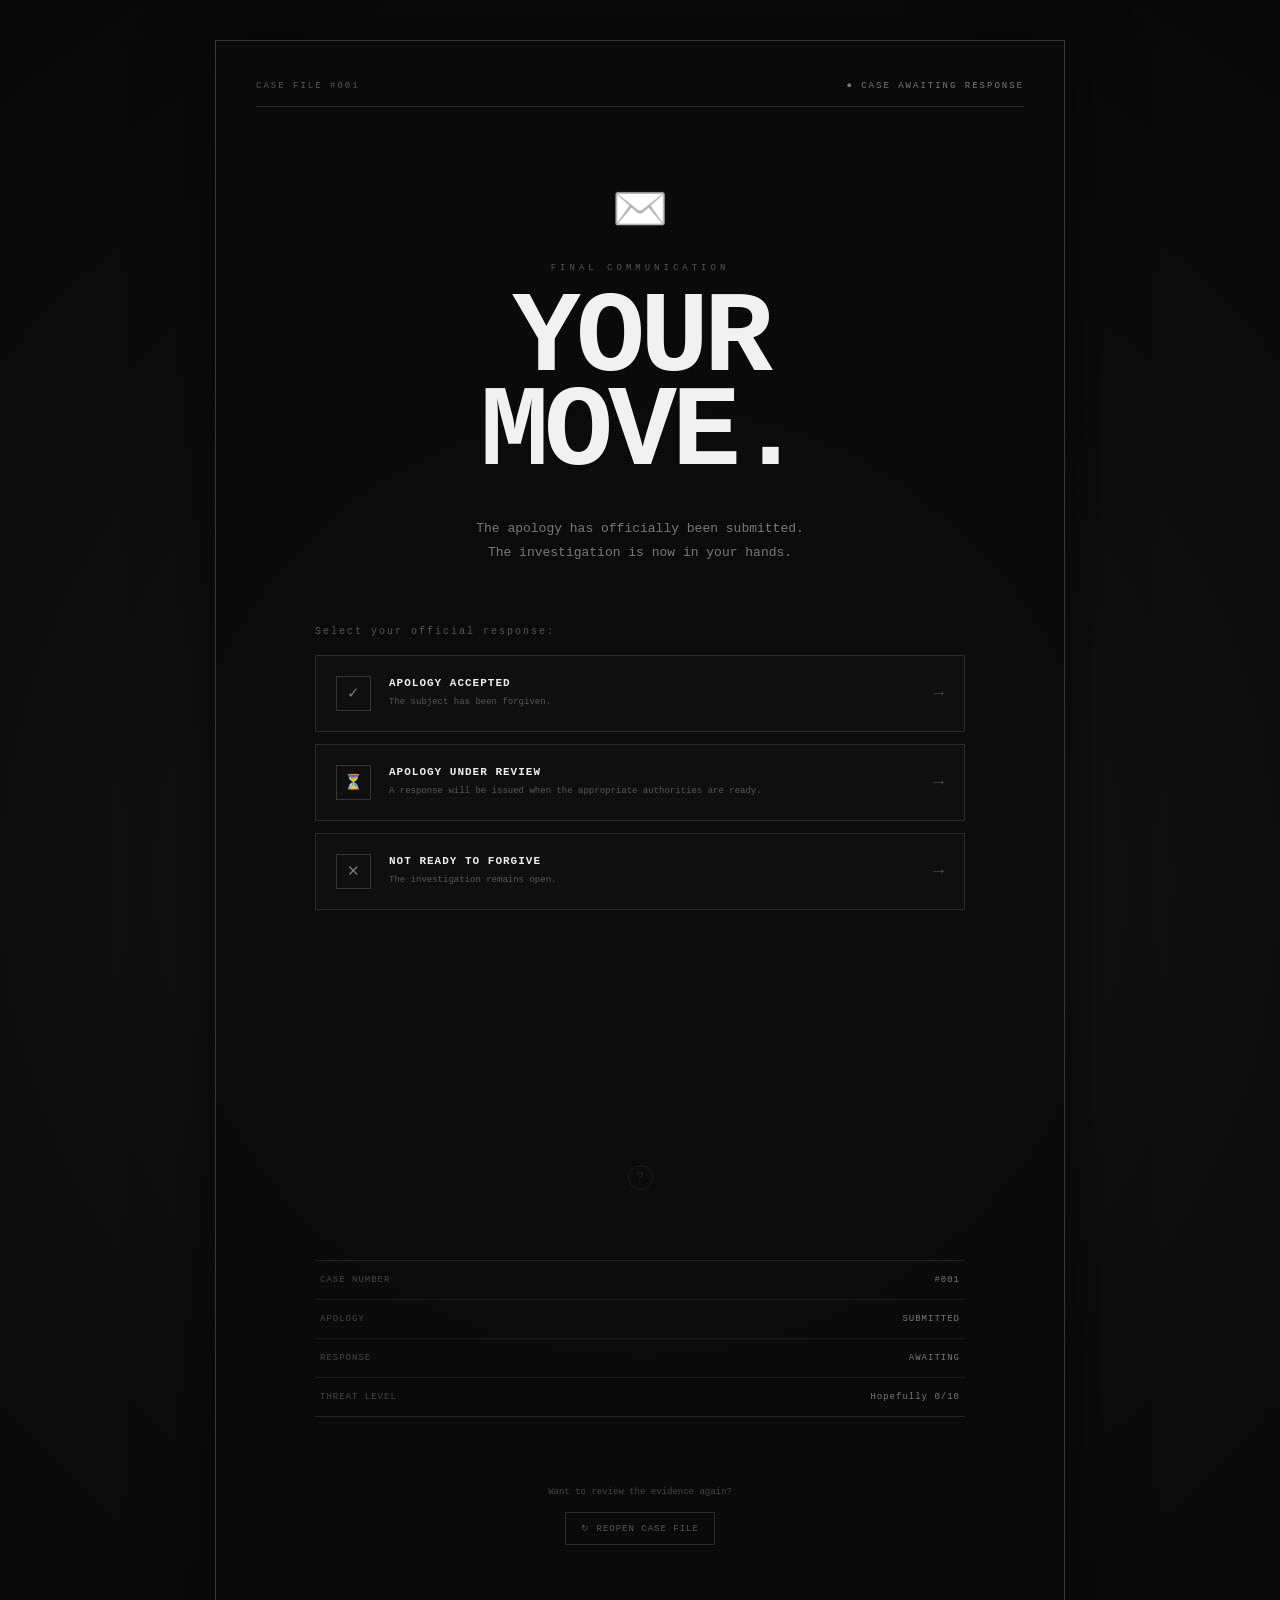
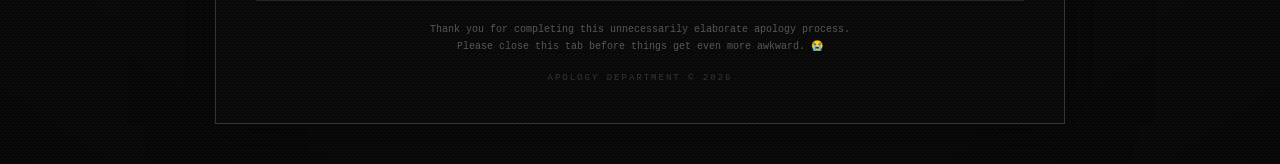
<file: pages/response.html>
<!doctype html>
<html lang="en">
  <head>
    <meta charset="UTF-8" />
    <meta name="viewport" content="width=device-width, initial-scale=1.0" />

    <title>Case Closed — Apology Department</title>

    <link rel="stylesheet" href="../style.css" />
  </head>

  <body>
    <main class="response-page">
      <div class="noise"></div>

      <section class="response-container">
        <!-- =====================================
                 HEADER
            ====================================== -->

        <div class="response-classification">
          <span>CASE FILE #001</span>

          <span class="closed-status"> ● CASE AWAITING RESPONSE </span>
        </div>

        <header class="response-header">
          <div class="response-icon">✉️</div>

          <div class="response-label">FINAL COMMUNICATION</div>

          <h1>
            YOUR<br />
            MOVE.
          </h1>

          <p>
            The apology has officially been submitted.
            <br />
            The investigation is now in your hands.
          </p>
        </header>

        <!-- =====================================
                 RESPONSE OPTIONS
            ====================================== -->

        <section id="responseOptions" class="response-options">
          <p class="choose-text">Select your official response:</p>

          <button class="response-option" data-response="accepted">
            <span class="option-icon"> ✓ </span>

            <span class="option-content">
              <strong> APOLOGY ACCEPTED </strong>

              <small> The subject has been forgiven. </small>
            </span>

            <span class="option-arrow"> → </span>
          </button>

          <button class="response-option" data-response="processing">
            <span class="option-icon"> ⏳ </span>

            <span class="option-content">
              <strong> APOLOGY UNDER REVIEW </strong>

              <small>
                A response will be issued when the appropriate authorities are
                ready.
              </small>
            </span>

            <span class="option-arrow"> → </span>
          </button>

          <button class="response-option" data-response="nope">
            <span class="option-icon"> ✕ </span>

            <span class="option-content">
              <strong> NOT READY TO FORGIVE </strong>

              <small> The investigation remains open. </small>
            </span>

            <span class="option-arrow"> → </span>
          </button>
        </section>

        <!-- =====================================
                 RESPONSE RESULT
            ====================================== -->

        <section id="responseResult" class="response-result">
          <div id="resultIcon" class="result-icon"></div>

          <div id="resultLabel" class="result-label"></div>

          <h2 id="resultTitle"></h2>

          <p id="resultMessage"></p>

          <div id="resultStatus" class="result-status"></div>
        </section>

        <!-- =====================================
                 HIDDEN BUTTON
            ====================================== -->

        <section class="response-easter-egg">
          <button id="secretResponse" class="secret-response">
            <span>?</span>
          </button>

          <div id="secretResponseMessage" class="secret-response-message">
            <p>Fun Fact</p>

            <strong> Since there's no server-side processing, 
                  your choice exists in a parallel universe that I can't access. If you could text me what you selected, 
                  that'd be very nice 😶‍🌫️. 
            </strong>
          </div>
        </section>

        <!-- =====================================
                 CASE STATUS
            ====================================== -->

        <section id="caseStatus" class="case-status">
          <div class="status-line">
            <span> CASE NUMBER </span>

            <strong> #001 </strong>
          </div>

          <div class="status-line">
            <span> APOLOGY </span>

            <strong> SUBMITTED </strong>
          </div>

          <div class="status-line">
            <span> RESPONSE </span>

            <strong id="finalStatus"> AWAITING </strong>
          </div>

          <div class="status-line">
            <span> THREAT LEVEL </span>

            <strong> Hopefully 0/10 </strong>
          </div>
        </section>

        <!-- =====================================
                 RESTART
            ====================================== -->

        <section class="restart-section">
          <p>Want to review the evidence again?</p>

          <button id="restartButton" class="restart-button">
            ↻ REOPEN CASE FILE
          </button>
        </section>

        <!-- =====================================
                 FOOTER
            ====================================== -->

        <footer>
          <p>
            Thank you for completing this unnecessarily elaborate apology
            process.
          </p>
          <p>
            Please close this tab before things get even more awkward. 😭
          </p>

          <span class="copyright"> APOLOGY DEPARTMENT © 2026 </span>
        </footer>
      </section>
    </main>

    <script>
      /* =========================================
           RESPONSE DATA
        ========================================= */

      const responses = {
        accepted: {
          icon: "✓",

          label: "OFFICIAL RESPONSE RECEIVED",

          title: "Apology Accepted.",

          message:
            "The case has been reviewed and the apology has been accepted. The subject may now breathe normally again.",

          status: "CASE STATUS: CLOSED — WITH MERCY",
        },

        processing: {
          icon: "⏳",

          label: "RESPONSE RECEIVED",

          title: "Apology Under Review.",

          message:
            "That's completely fair. No rush. Take whatever time you need. The apology department will remain quietly in the corner.",

          status: "CASE STATUS: PENDING — PLEASE TAKE YOUR TIME",
        },

        nope: {
          icon: "✕",

          label: "RESPONSE RECEIVED",

          title: "That's Fair.",

          message:
            "The apology has been received, but forgiveness has not been granted. The subject accepts the ruling and will not be filing an appeal.",

          status: "CASE STATUS: OPEN — APPEAL DENIED",
        },
      };

      /* =========================================
           RESPONSE BUTTONS
        ========================================= */

      const responseButtons = document.querySelectorAll(".response-option");

      const responseOptions = document.getElementById("responseOptions");

      const responseResult = document.getElementById("responseResult");

      const resultIcon = document.getElementById("resultIcon");

      const resultLabel = document.getElementById("resultLabel");

      const resultTitle = document.getElementById("resultTitle");

      const resultMessage = document.getElementById("resultMessage");

      const resultStatus = document.getElementById("resultStatus");

      const finalStatus = document.getElementById("finalStatus");

      responseButtons.forEach((button) => {
        button.addEventListener("click", () => {
          const responseType = button.dataset.response;

          const response = responses[responseType];

          resultIcon.textContent = response.icon;

          resultLabel.textContent = response.label;

          resultTitle.textContent = response.title;

          resultMessage.textContent = response.message;

          resultStatus.textContent = response.status;

          finalStatus.textContent =
            responseType === "accepted"
              ? "ACCEPTED"
              : responseType === "processing"
                ? "UNDER REVIEW"
                : "NOT FORGIVEN";

          responseOptions.classList.add("answered");

          responseResult.classList.add("show");

          setTimeout(() => {
            responseResult.scrollIntoView({
              behavior: "smooth",
              block: "center",
            });
          }, 250);
        });
      });

      /* =========================================
           SECRET BUTTON
        ========================================= */

      const secretResponse = document.getElementById("secretResponse");

      const secretResponseMessage = document.getElementById(
        "secretResponseMessage",
      );

      secretResponse.addEventListener("click", () => {
        secretResponse.classList.add("activated");

        secretResponseMessage.classList.add("show");
      });

      /* =========================================
           RESTART
        ========================================= */

      const restartButton = document.getElementById("restartButton");

      restartButton.addEventListener("click", () => {
        restartButton.textContent = "REOPENING...";

        setTimeout(() => {
          window.location.href = "../index.html";
        }, 700);
      });
    </script>
  </body>
</html>
</file>
<file: style.css>
/* =========================================
   RESET
========================================= */

* {
  margin: 0;
  padding: 0;
  box-sizing: border-box;
}

html {
  scroll-behavior: smooth;
}

body {
  min-height: 100vh;
  background: #090909;
  color: #f1f1f1;
  font-family: "Courier New", Courier, monospace;
}

/* =========================================
   LANDING PAGE
========================================= */

.landing-page {
  min-height: 100vh;

  display: flex;
  justify-content: center;
  align-items: center;

  padding: 40px 20px;

  position: relative;
  overflow: hidden;

  background: radial-gradient(
    circle at center,
    #171717 0%,
    #0b0b0b 45%,
    #050505 100%
  );
}

/* =========================================
   BACKGROUND EFFECT
========================================= */

.landing-page::before {
  content: "";

  position: absolute;
  inset: 0;

  background-image:
    linear-gradient(rgba(255, 255, 255, 0.025) 1px, transparent 1px),
    linear-gradient(90deg, rgba(255, 255, 255, 0.025) 1px, transparent 1px);

  background-size: 40px 40px;

  pointer-events: none;
}

.noise {
  position: absolute;
  inset: 0;

  opacity: 0.035;

  pointer-events: none;

  background-image: repeating-radial-gradient(
    circle at 0 0,
    #fff 0,
    #fff 1px,
    transparent 1px,
    transparent 3px
  );

  background-size: 8px 8px;
}

/* =========================================
   MAIN CONTAINER
========================================= */

.apology-container {
  width: min(900px, 100%);

  position: relative;

  border: 1px solid #444;

  padding: 45px;

  background: rgba(10, 10, 10, 0.94);

  box-shadow:
    0 0 40px rgba(0, 0, 0, 0.8),
    inset 0 0 50px rgba(255, 255, 255, 0.015);

  animation: containerAppear 1s ease forwards;
}

.apology-container::before {
  content: "";

  position: absolute;

  top: 7px;
  left: 7px;
  right: 7px;
  bottom: 7px;

  border: 1px solid #222;

  pointer-events: none;
}

@keyframes containerAppear {
  from {
    opacity: 0;
    transform: translateY(20px);
  }

  to {
    opacity: 1;
    transform: translateY(0);
  }
}

/* =========================================
   WARNING
========================================= */

.warning {
  display: flex;
  justify-content: center;
  align-items: center;
  gap: 15px;

  padding: 10px;

  margin-bottom: 40px;

  border-top: 1px solid #555;
  border-bottom: 1px solid #555;

  color: #ffcc00;

  font-size: 12px;
  letter-spacing: 2px;
}

.warning-icon {
  animation: warningBlink 1.5s infinite;
}

@keyframes warningBlink {
  0%,
  45% {
    opacity: 1;
  }

  50%,
  100% {
    opacity: 0.2;
  }
}

/* =========================================
   HERO
========================================= */

.hero {
  text-align: center;
}

.file-number {
  margin-bottom: 20px;

  font-size: 12px;

  letter-spacing: 4px;

  color: #777;
}

.hero h1 {
  font-size: clamp(40px, 7vw, 78px);

  line-height: 0.95;

  letter-spacing: -2px;

  font-weight: 900;
}

.hero h1 span {
  color: #ffcc00;

  text-shadow: 0 0 15px rgba(255, 204, 0, 0.25);
}

/* =========================================
   SYSTEM STATUS
========================================= */

.status {
  display: inline-flex;

  align-items: center;

  gap: 8px;

  margin-top: 25px;

  padding: 6px 12px;

  border: 1px solid #333;

  font-size: 11px;

  letter-spacing: 2px;

  color: #aaa;
}

.status-dot {
  width: 7px;
  height: 7px;

  border-radius: 50%;

  background: #55ff88;

  box-shadow: 0 0 10px #55ff88;

  animation: statusPulse 1.5s infinite;
}

@keyframes statusPulse {
  0%,
  100% {
    opacity: 1;
  }

  50% {
    opacity: 0.3;
  }
}

/* =========================================
   INTRO
========================================= */

.intro {
  margin-top: 55px;

  text-align: center;
}

.classified-label {
  display: inline-block;

  margin-bottom: 25px;

  font-size: 11px;

  letter-spacing: 3px;

  color: #666;
}

.main-message {
  font-size: clamp(20px, 3vw, 28px);

  line-height: 1.5;
}

.secondary-message {
  margin-top: 20px;

  line-height: 2;

  color: #999;

  font-size: 14px;
}

/* =========================================
   CASE FILE
========================================= */

.case-file {
  margin-top: 45px;

  border: 1px solid #333;
}

.case-row {
  display: flex;

  justify-content: space-between;

  gap: 20px;

  padding: 15px 18px;

  border-bottom: 1px solid #292929;

  font-size: 13px;
}

.case-row:last-child {
  border-bottom: none;
}

.case-row span:first-child {
  color: #666;

  letter-spacing: 2px;
}

.case-row span:last-child {
  text-align: right;
}

.severity {
  color: #ffcc00;
}

/* =========================================
   ENTER SECTION
========================================= */

.enter-section {
  text-align: center;

  margin-top: 50px;
}

.instruction {
  margin-bottom: 18px;

  color: #777;

  font-size: 12px;

  letter-spacing: 1px;
}

.enter-button {
  display: inline-flex;

  align-items: center;

  justify-content: center;

  gap: 25px;

  padding: 18px 30px;

  border: 1px solid #ffcc00;

  background: transparent;

  color: #ffcc00;

  font-family: inherit;

  font-size: 14px;

  font-weight: bold;

  letter-spacing: 2px;

  cursor: pointer;

  transition:
    background 0.25s ease,
    color 0.25s ease,
    box-shadow 0.25s ease,
    transform 0.25s ease;
}

.enter-button .arrow {
  font-size: 20px;

  transition: transform 0.25s ease;
}

.enter-button:hover {
  background: #ffcc00;

  color: #080808;

  box-shadow: 0 0 25px rgba(255, 204, 0, 0.25);

  transform: translateY(-2px);
}

.enter-button:hover .arrow {
  transform: translateX(6px);
}

.enter-button:active {
  transform: translateY(0);
}

/* =========================================
   FOOTER
========================================= */

footer {
  margin-top: 55px;

  padding-top: 20px;

  border-top: 1px solid #222;

  text-align: center;
}

footer p {
  max-width: 650px;

  margin: auto;

  color: #555;

  font-size: 10px;

  line-height: 1.7;
}

copyright,
.copyright {
  display: block;

  margin-top: 18px;

  color: #333;

  font-size: 9px;

  letter-spacing: 2px;
}

/* =========================================
   RESPONSIVE
========================================= */

@media (max-width: 600px) {
  .landing-page {
    padding: 20px 10px;
  }

  .apology-container {
    padding: 30px 20px;
  }

  .warning {
    font-size: 9px;

    letter-spacing: 1px;

    gap: 8px;
  }

  .hero h1 {
    letter-spacing: -1px;
  }

  .secondary-message {
    font-size: 12px;

    line-height: 1.8;
  }

  .case-row {
    flex-direction: column;

    gap: 5px;
  }

  .case-row span:last-child {
    text-align: left;
  }

  .enter-button {
    width: 100%;
  }
}

/* =========================================
   APOLOGY PAGE
========================================= */

.investigation {
  margin-top: 60px;
}

.investigation .main-message {
  margin-top: 25px;

  color: #ffcc00;

  font-weight: bold;

  text-shadow: 0 0 15px rgba(255, 204, 0, 0.2);
}
/* =========================================
   EVIDENCE PAGE
========================================= */

.evidence-page {
  min-height: 100vh;

  padding: 40px 20px;

  position: relative;

  background: radial-gradient(
    circle at center,
    #171717 0%,
    #0a0a0a 55%,
    #050505 100%
  );

  overflow-x: hidden;
}

.evidence-page::before {
  content: "";

  position: fixed;

  inset: 0;

  background-image:
    linear-gradient(rgba(255, 255, 255, 0.02) 1px, transparent 1px),
    linear-gradient(90deg, rgba(255, 255, 255, 0.02) 1px, transparent 1px);

  background-size: 40px 40px;

  pointer-events: none;
}

/* =========================================
   EVIDENCE CONTAINER
========================================= */

.evidence-container {
  width: min(1100px, 100%);

  margin: auto;

  padding: 35px;

  position: relative;

  border: 1px solid #3b3b3b;

  background: rgba(9, 9, 9, 0.96);

  box-shadow: 0 0 50px rgba(0, 0, 0, 0.8);
}

/* =========================================
   TOP BAR
========================================= */

.evidence-topbar {
  display: flex;

  justify-content: space-between;

  gap: 20px;

  padding-bottom: 15px;

  border-bottom: 1px solid #292929;

  color: #777;

  font-size: 10px;

  letter-spacing: 1px;
}

.topbar-label {
  color: #444;

  margin-right: 6px;
}

/* =========================================
   HEADER
========================================= */

.evidence-header {
  padding: 65px 20px 50px;

  text-align: center;
}

.clickable-case-number {
  display: inline-block;

  padding: 7px 12px;

  margin-bottom: 25px;

  border: 1px solid #333;

  color: #777;

  font-size: 11px;

  letter-spacing: 3px;

  cursor: pointer;

  user-select: none;

  transition:
    color 0.2s ease,
    border-color 0.2s ease,
    transform 0.2s ease;
}

.clickable-case-number:hover {
  color: #ffcc00;

  border-color: #ffcc00;

  transform: translateY(-2px);
}

.case-corrupted {
  color: #ff4d4d !important;

  border-color: #ff4d4d !important;

  animation: corruptedCase 0.4s ease;
}

@keyframes corruptedCase {
  0% {
    transform: translateX(0);
  }

  25% {
    transform: translateX(-5px);
  }

  50% {
    transform: translateX(5px);
  }

  75% {
    transform: translateX(-3px);
  }

  100% {
    transform: translateX(0);
  }
}

.evidence-header h1 {
  font-size: clamp(50px, 9vw, 100px);

  line-height: 0.9;

  letter-spacing: -3px;
}

.evidence-header p {
  max-width: 600px;

  margin: 25px auto 0;

  color: #777;

  font-size: 13px;

  line-height: 1.8;
}

/* =========================================
   THREAT LEVEL
========================================= */

.threat-panel {
  padding: 25px;

  margin-bottom: 40px;

  border: 1px solid #333;

  text-align: center;

  background: rgba(255, 204, 0, 0.015);
}

.threat-title {
  color: #666;

  font-size: 10px;

  letter-spacing: 3px;
}

.threat-level {
  margin-top: 10px;

  color: #ffcc00;

  font-size: 42px;

  font-weight: bold;
}

.threat-number {
  font-size: 70px;
}

.threat-description {
  color: #ffcc00;

  font-size: 11px;

  letter-spacing: 3px;
}

.threat-note {
  margin-top: 15px;

  color: #555;

  font-size: 10px;
}

/* =========================================
   EVIDENCE GRID
========================================= */

.evidence-grid {
  display: grid;

  grid-template-columns: repeat(3, 1fr);

  gap: 18px;
}

/* =========================================
   EVIDENCE CARD
========================================= */

.evidence-card {
  padding: 22px;

  position: relative;

  border: 1px solid #303030;

  background: #0e0e0e;

  transition:
    transform 0.25s ease,
    border-color 0.25s ease,
    box-shadow 0.25s ease;
}

.evidence-card:hover {
  transform: translateY(-5px);

  border-color: #555;

  box-shadow: 0 15px 35px rgba(0, 0, 0, 0.4);
}

.evidence-card-top {
  display: flex;

  justify-content: space-between;

  align-items: center;

  gap: 10px;
}

.evidence-number {
  color: #777;

  font-size: 10px;

  letter-spacing: 2px;
}

.evidence-status {
  padding: 4px 7px;

  border: 1px solid #304d39;

  color: #55cc77;

  font-size: 8px;

  letter-spacing: 1px;
}

.evidence-icon {
  margin-top: 30px;

  font-size: 40px;

  filter: grayscale(1);
}

.evidence-card h2 {
  margin-top: 20px;

  font-size: 18px;

  letter-spacing: 1px;
}

.evidence-card p {
  margin-top: 12px;

  color: #777;

  font-size: 12px;

  line-height: 1.7;
}

.evidence-id {
  margin-top: 20px;

  color: #444;

  font-size: 9px;

  letter-spacing: 1px;
}

/* =========================================
   INSPECT BUTTON
========================================= */

.inspect-button {
  width: 100%;

  margin-top: 25px;

  padding: 11px;

  border: 1px solid #333;

  background: transparent;

  color: #999;

  font-family: inherit;

  font-size: 9px;

  letter-spacing: 1px;

  cursor: pointer;

  transition:
    color 0.2s ease,
    border-color 0.2s ease;
}

.inspect-button:hover {
  color: #ffcc00;

  border-color: #ffcc00;
}

.inspect-button span {
  margin-left: 8px;
}

/* =========================================
   EVIDENCE REVEAL
========================================= */

.evidence-reveal {
  max-height: 0;

  overflow: hidden;

  transition:
    max-height 0.5s ease,
    padding 0.5s ease;
}

.evidence-card.revealed {
  border-color: #ffcc00;
}

.evidence-card.revealed .evidence-reveal {
  padding-top: 20px;
}

.evidence-reveal p {
  margin-top: 0;

  color: #aaa;
}

.evidence-reveal strong {
  display: block;

  margin-top: 10px;

  color: #ffcc00;

  font-size: 11px;
}

/* =========================================
   SECRET EVIDENCE
========================================= */

.secret-evidence {
  max-width: 700px;

  margin: 45px auto 0;

  padding: 30px;

  position: relative;

  border: 1px dashed #444;

  background: #0b0b0b;

  opacity: 0;

  transform: scale(0.95);

  pointer-events: none;

  transition:
    opacity 0.6s ease,
    transform 0.6s ease;
}

.secret-evidence.revealed-secret {
  opacity: 1;

  transform: scale(1);

  pointer-events: auto;
}

.secret-stamp {
  position: absolute;

  top: 15px;

  right: 15px;

  padding: 5px;

  border: 1px solid #ff4d4d;

  color: #ff4d4d;

  font-size: 8px;

  letter-spacing: 2px;

  transform: rotate(4deg);
}

.secret-evidence h2 {
  margin-top: 25px;

  max-width: 500px;

  color: #ffcc00;

  font-size: 18px;

  line-height: 1.4;
}

.secret-evidence p {
  margin-top: 15px;

  color: #777;

  font-size: 11px;

  line-height: 1.7;
}

/* =========================================
   DO NOT CLICK
========================================= */

.do-not-section {
  margin-top: 60px;

  text-align: center;
}

.do-not-click {
  padding: 10px 15px;

  border: 1px solid #222;

  background: #090909;

  color: #292929;

  font-family: inherit;

  font-size: 8px;

  letter-spacing: 2px;

  cursor: pointer;

  transition:
    color 0.2s ease,
    border-color 0.2s ease;
}

.do-not-click:hover {
  color: #555;

  border-color: #555;
}

.do-not-click.clicked {
  color: #ff4d4d;

  border-color: #ff4d4d;
}

.do-not-message {
  max-height: 0;

  overflow: hidden;

  opacity: 0;

  transition:
    max-height 0.5s ease,
    opacity 0.5s ease;
}

.do-not-message.show {
  max-height: 150px;

  margin-top: 20px;

  opacity: 1;
}

.do-not-message p {
  color: #aaa;

  font-size: 13px;
}

.do-not-message strong {
  display: block;

  margin-top: 8px;

  color: #ff4d4d;

  font-size: 11px;

  letter-spacing: 1px;
}

/* =========================================
   CONTINUE
========================================= */

.evidence-continue {
  margin-top: 70px;

  padding-top: 35px;

  border-top: 1px solid #222;

  text-align: center;
}

.evidence-continue p {
  margin-bottom: 20px;

  color: #555;

  font-size: 11px;
}

/* =========================================
   FORENSIC CURSOR
========================================= */

.forensic-cursor {
  position: fixed;

  z-index: 9999;

  pointer-events: none;

  transform: translate(12px, 12px);

  color: #ffcc00;

  font-size: 18px;

  opacity: 0.65;
}

.forensic-cursor span {
  display: block;

  margin-top: 2px;

  color: #555;

  font-family: "Courier New", monospace;

  font-size: 6px;

  letter-spacing: 1px;
}

/* =========================================
   RESPONSIVE
========================================= */

@media (max-width: 800px) {
  .evidence-grid {
    grid-template-columns: 1fr;
  }

  .evidence-container {
    padding: 25px 18px;
  }

  .evidence-header {
    padding: 50px 10px 35px;
  }

  .evidence-header h1 {
    letter-spacing: -2px;
  }

  .evidence-topbar {
    flex-direction: column;

    gap: 8px;
  }
}

@media (max-width: 500px) {
  .evidence-page {
    padding: 15px 8px;
  }

  .threat-number {
    font-size: 55px;
  }

  .evidence-card {
    padding: 18px;
  }
}
/* =========================================
   FINAL REPORT PAGE
========================================= */

.final-report-page {
  min-height: 100vh;

  padding: 40px 20px;

  position: relative;

  background: radial-gradient(
    circle at center,
    #171717 0%,
    #0a0a0a 55%,
    #050505 100%
  );

  color: #eee;
}

.final-report-container {
  width: min(850px, 100%);

  margin: auto;

  position: relative;

  padding: 40px;

  border: 1px solid #333;

  background: rgba(8, 8, 8, 0.96);

  box-shadow: 0 0 60px rgba(0, 0, 0, 0.8);
}

/* =========================================
   CLASSIFIED HEADER
========================================= */

.final-classified-header {
  display: flex;

  justify-content: center;

  align-items: center;

  gap: 15px;

  padding: 12px;

  border-top: 1px solid #444;
  border-bottom: 1px solid #444;

  color: #ffcc00;

  font-size: 10px;

  letter-spacing: 2px;
}

.final-classified-header span:first-child,
.final-classified-header span:last-child {
  animation: warningBlink 1.5s infinite;
}

/* =========================================
   REPORT INTRO
========================================= */

.report-intro {
  padding: 80px 20px 60px;

  text-align: center;
}

.report-number {
  color: #666;

  font-size: 10px;

  letter-spacing: 4px;

  margin-bottom: 25px;
}

.report-intro h1 {
  font-size: clamp(55px, 10vw, 100px);

  line-height: 0.88;

  letter-spacing: -4px;
}

.report-intro p {
  max-width: 550px;

  margin: 30px auto 0;

  color: #777;

  font-size: 13px;

  line-height: 1.8;
}

/* =========================================
   ANALYSIS
========================================= */

.final-analysis {
  border: 1px solid #292929;

  background: #0b0b0b;
}

.analysis-row {
  display: flex;

  justify-content: space-between;

  align-items: center;

  gap: 20px;

  padding: 18px 20px;

  border-bottom: 1px solid #222;

  font-size: 12px;
}

.analysis-row:last-child {
  border-bottom: none;
}

.analysis-row span {
  color: #555;

  letter-spacing: 2px;
}

.analysis-row strong {
  color: #aaa;

  text-align: right;
}

.analysis-row .bad-result {
  color: #ffcc00;
}

/* =========================================
   TONE SHIFT
========================================= */

.tone-shift {
  padding: 100px 20px;

  text-align: center;
}

.small-label {
  color: #555;

  font-size: 9px;

  letter-spacing: 3px;
}

.shift-text {
  max-width: 500px;

  margin: 25px auto;

  color: #888;

  font-size: 16px;

  line-height: 1.8;
}

.final-conclusion {
  margin-top: 35px;

  color: #ffcc00;

  font-size: clamp(35px, 7vw, 60px);

  font-weight: bold;

  letter-spacing: -2px;
}

/* =========================================
   SINCERE TRANSITION
========================================= */

.sincere-transition {
  padding: 80px 30px;

  border-top: 1px solid #222;

  border-bottom: 1px solid #222;

  text-align: center;

  opacity: 0;

  transform: translateY(30px);

  transition:
    opacity 1s ease,
    transform 1s ease;
}

.sincere-transition.visible {
  opacity: 1;

  transform: translateY(0);
}

.sincere-transition p {
  max-width: 600px;

  margin: 0 auto 25px;

  color: #777;

  font-size: 14px;

  line-height: 2;
}

.sincere-transition p:first-of-type {
  color: #ddd;

  font-size: 20px;
}

.important-line {
  color: #ddd !important;

  font-size: 18px !important;
}

/* =========================================
   REAL APOLOGY
========================================= */

.real-apology {
  margin-top: 90px;

  padding: 55px 45px;

  border: 1px solid #333;

  background: #0d0d0d;

  opacity: 0;

  transform: translateY(35px);

  transition:
    opacity 1.2s ease,
    transform 1.2s ease;
}

.real-apology.visible {
  opacity: 1;

  transform: translateY(0);
}

.apology-label {
  text-align: center;

  color: #555;

  font-size: 9px;

  letter-spacing: 4px;
}

.real-apology h2 {
  margin-top: 25px;

  text-align: center;

  color: #eee;

  font-size: clamp(30px, 5vw, 45px);

  font-weight: normal;
}

.apology-message {
  max-width: 650px;

  margin: 45px auto 0;
}

.apology-message p {
  margin-bottom: 25px;

  color: #aaa;

  font-size: 14px;

  line-height: 2;
}

.apology-message p:first-child {
  color: #ddd;

  font-size: 17px;
}

.apology-signature {
  max-width: 650px;

  margin: 40px auto 0;

  padding-top: 25px;

  border-top: 1px solid #222;

  color: #666;

  font-size: 11px;

  font-style: italic;
}

/* =========================================
   COMMUNICATION
========================================= */

.communication-section {
  max-width: 650px;

  margin: 90px auto 0;

  padding: 20px;

  text-align: center;

  opacity: 0;

  transform: translateY(30px);

  transition:
    opacity 1s ease,
    transform 1s ease;
}

.communication-section.visible {
  opacity: 1;

  transform: translateY(0);
}

.communication-section p:not(.small-label) {
  margin-top: 25px;

  color: #777;

  font-size: 14px;

  line-height: 2;
}

/* =========================================
   FINAL JOKE
========================================= */

.final-joke {
  margin-top: 100px;

  padding: 50px 20px;

  border-top: 1px dashed #292929;

  border-bottom: 1px dashed #292929;

  text-align: center;

  opacity: 0;

  transform: translateY(30px);

  transition:
    opacity 1s ease,
    transform 1s ease;
}

.final-joke.visible {
  opacity: 1;

  transform: translateY(0);
}

.joke-line {
  margin: 12px 0;

  color: #888;

  font-size: 15px;
}

.joke-line:last-child {
  color: #ffcc00;

  font-size: 22px;

  font-weight: bold;
}

/* =========================================
   CONTINUE
========================================= */

.report-continue {
  margin-top: 80px;

  text-align: center;
}

.report-continue p {
  margin-bottom: 20px;

  color: #555;

  font-size: 10px;
}

/* =========================================
   MOBILE
========================================= */

@media (max-width: 600px) {
  .final-report-page {
    padding: 15px 8px;
  }

  .final-report-container {
    padding: 25px 18px;
  }

  .final-classified-header {
    font-size: 8px;

    letter-spacing: 1px;

    gap: 8px;
  }

  .report-intro {
    padding: 60px 10px 45px;
  }

  .report-intro h1 {
    letter-spacing: -2px;
  }

  .analysis-row {
    flex-direction: column;

    align-items: flex-start;

    gap: 8px;
  }

  .analysis-row strong {
    text-align: left;
  }

  .real-apology {
    padding: 40px 22px;
  }

  .apology-message p {
    font-size: 13px;

    line-height: 1.9;
  }
}
/* =========================================
   RESPONSE PAGE
========================================= */

.response-page {
  min-height: 100vh;

  padding: 40px 20px;

  position: relative;

  background: radial-gradient(
    circle at center,
    #171717 0%,
    #0a0a0a 55%,
    #050505 100%
  );
}

.response-container {
  width: min(850px, 100%);

  margin: auto;

  padding: 40px;

  border: 1px solid #333;

  background: rgba(8, 8, 8, 0.96);

  box-shadow: 0 0 60px rgba(0, 0, 0, 0.8);
}

/* =========================================
   CLASSIFICATION
========================================= */

.response-classification {
  display: flex;

  justify-content: space-between;

  align-items: center;

  padding-bottom: 15px;

  border-bottom: 1px solid #252525;

  color: #555;

  font-size: 9px;

  letter-spacing: 2px;
}

.closed-status {
  color: #777;
}

/* =========================================
   HEADER
========================================= */

.response-header {
  padding: 75px 20px 60px;

  text-align: center;
}

.response-icon {
  font-size: 45px;

  filter: grayscale(1);

  margin-bottom: 25px;
}

.response-label {
  color: #555;

  font-size: 9px;

  letter-spacing: 4px;
}

.response-header h1 {
  margin-top: 20px;

  font-size: clamp(65px, 12vw, 115px);

  line-height: 0.82;

  letter-spacing: -5px;
}

.response-header p {
  margin: 35px auto 0;

  max-width: 500px;

  color: #777;

  font-size: 13px;

  line-height: 1.9;
}

/* =========================================
   OPTIONS
========================================= */

.response-options {
  max-width: 650px;

  margin: auto;
}

.choose-text {
  margin-bottom: 18px;

  color: #555;

  font-size: 10px;

  letter-spacing: 2px;
}

.response-option {
  width: 100%;

  display: flex;

  align-items: center;

  gap: 18px;

  margin-bottom: 12px;

  padding: 20px;

  border: 1px solid #292929;

  background: #0c0c0c;

  color: #eee;

  font-family: inherit;

  text-align: left;

  cursor: pointer;

  transition:
    transform 0.25s ease,
    border-color 0.25s ease,
    background 0.25s ease;
}

.response-option:hover {
  transform: translateX(5px);

  border-color: #666;

  background: #111;
}

.option-icon {
  width: 35px;

  height: 35px;

  display: flex;

  align-items: center;

  justify-content: center;

  flex-shrink: 0;

  border: 1px solid #333;

  color: #777;

  font-size: 15px;
}

.option-content {
  flex: 1;
}

.option-content strong {
  display: block;

  font-size: 11px;

  letter-spacing: 1px;
}

.option-content small {
  display: block;

  margin-top: 7px;

  color: #555;

  font-size: 9px;

  line-height: 1.5;
}

.option-arrow {
  color: #444;

  font-size: 18px;

  transition: transform 0.25s ease;
}

.response-option:hover .option-arrow {
  color: #ffcc00;

  transform: translateX(5px);
}

/* =========================================
   AFTER ANSWER
========================================= */

.response-options.answered {
  opacity: 0.45;
}

.response-options.answered .response-option {
  cursor: default;
}

.response-options.answered .response-option:hover {
  transform: none;
}

/* =========================================
   RESPONSE RESULT
========================================= */

.response-result {
  max-width: 650px;

  margin: 50px auto 0;

  padding: 45px 30px;

  border: 1px solid #333;

  background: #0d0d0d;

  text-align: center;

  opacity: 0;

  transform: translateY(20px);

  pointer-events: none;

  transition:
    opacity 0.7s ease,
    transform 0.7s ease;
}

.response-result.show {
  opacity: 1;

  transform: translateY(0);

  pointer-events: auto;
}

.result-icon {
  font-size: 40px;

  color: #ffcc00;
}

.result-label {
  margin-top: 15px;

  color: #555;

  font-size: 9px;

  letter-spacing: 3px;
}

.result-title {
  margin-top: 15px;
}

.response-result h2 {
  margin-top: 18px;

  font-size: 30px;

  font-weight: normal;
}

.response-result p {
  max-width: 500px;

  margin: 20px auto;

  color: #888;

  font-size: 13px;

  line-height: 1.9;
}

.result-status {
  display: inline-block;

  margin-top: 15px;

  padding: 8px 12px;

  border: 1px solid #333;

  color: #777;

  font-size: 8px;

  letter-spacing: 1px;
}

/* =========================================
   SECRET BUTTON
========================================= */

.response-easter-egg {
  margin-top: 55px;

  text-align: center;
}

.secret-response {
  width: 25px;

  height: 25px;

  border: 1px solid #191919;

  border-radius: 50%;

  background: transparent;

  color: #222;

  font-family: inherit;

  cursor: pointer;

  transition:
    color 0.3s ease,
    border-color 0.3s ease,
    transform 0.3s ease;
}

.secret-response:hover {
  color: #555;

  border-color: #555;
}

.secret-response.activated {
  color: #ffcc00;

  border-color: #ffcc00;

  transform: rotate(180deg);
}

.secret-response-message {
  max-height: 0;

  overflow: hidden;

  opacity: 0;

  transition:
    max-height 0.5s ease,
    opacity 0.5s ease;
}

.secret-response-message.show {
  max-height: 100px;

  margin-top: 15px;

  opacity: 1;
}

.secret-response-message p {
  color: #555;

  font-size: 10px;
}

.secret-response-message strong {
  display: block;

  margin-top: 6px;

  color: #777;

  font-size: 9px;
}

/* =========================================
   CASE STATUS
========================================= */

.case-status {
  max-width: 650px;

  margin: 70px auto 0;

  border-top: 1px solid #222;

  border-bottom: 1px solid #222;
}

.status-line {
  display: flex;

  justify-content: space-between;

  gap: 20px;

  padding: 14px 5px;

  border-bottom: 1px solid #191919;

  font-size: 9px;

  letter-spacing: 1px;
}

.status-line:last-child {
  border-bottom: none;
}

.status-line span {
  color: #444;
}

.status-line strong {
  color: #777;

  font-weight: normal;
}

/* =========================================
   RESTART
========================================= */

.restart-section {
  margin-top: 70px;

  text-align: center;
}

.restart-section p {
  margin-bottom: 15px;

  color: #444;

  font-size: 9px;
}

.restart-button {
  padding: 10px 15px;

  border: 1px solid #292929;

  background: transparent;

  color: #555;

  font-family: inherit;

  font-size: 9px;

  letter-spacing: 1px;

  cursor: pointer;

  transition:
    color 0.2s ease,
    border-color 0.2s ease;
}

.restart-button:hover {
  color: #ffcc00;

  border-color: #ffcc00;
}

/* =========================================
   MOBILE
========================================= */

@media (max-width: 600px) {
  .response-page {
    padding: 15px 8px;
  }

  .response-container {
    padding: 25px 18px;
  }

  .response-classification {
    flex-direction: column;

    align-items: flex-start;

    gap: 8px;
  }

  .response-header {
    padding: 60px 10px 45px;
  }

  .response-header h1 {
    letter-spacing: -3px;
  }

  .response-option {
    padding: 16px;
  }

  .option-content strong {
    font-size: 10px;
  }

  .option-content small {
    font-size: 8px;
  }

  .response-result {
    padding: 35px 20px;
  }
}
/* =========================
   HIT ME BUTTON
========================= */

.hit-me-section {
  margin: 70px auto;
  padding: 30px;
  max-width: 600px;
  text-align: center;
  border: 1px dashed rgba(255, 204, 0, 0.35);
  background: rgba(255, 204, 0, 0.02);
}

.hit-me-warning {
  color: #ffcc00;
  font-size: 0.75rem;
  letter-spacing: 2px;
  margin-bottom: 20px;
}

.hit-me-text {
  color: #aaa;
  margin-bottom: 25px;
}

.hit-me-button {
  background: #ffcc00;
  color: #111;
  border: none;
  padding: 14px 30px;
  font-family: "Courier New", monospace;
  font-weight: bold;
  font-size: 1rem;
  cursor: pointer;
  transition: all 0.2s ease;
}

.hit-me-button:hover {
  background: #fff;
  transform: scale(1.05);
  box-shadow: 0 0 25px rgba(255, 204, 0, 0.4);
}

.hit-me-button:active {
  transform: scale(0.9);
}

.hit-me-response {
  margin-top: 25px;
  min-height: 24px;
  color: #ffcc00;
  font-weight: bold;
  opacity: 0;
  transition: opacity 0.3s ease;
}

.hit-me-response.show {
  opacity: 1;
}
/* =========================
   HIT COUNTER + XP
========================= */

.hit-counter {
  display: flex;
  justify-content: center;
  align-items: center;
  gap: 8px;
  margin: 20px 0;
  font-size: 0.8rem;
  color: #888;
  letter-spacing: 1px;
}

.hit-counter strong {
  color: #ffcc00;
  min-width: 25px;
  text-align: center;
}

.xp-divider {
  margin: 0 8px;
  color: #555;
}

.hit-button-wrapper {
  position: relative;
  display: inline-block;
}

#hitPopups {
  position: absolute;
  left: 50%;
  top: 0;
  width: 0;
  height: 0;
  pointer-events: none;
}

.hit-popup {
  position: absolute;
  left: 0;
  top: 0;

  white-space: nowrap;
  font-family: "Courier New", monospace;
  font-weight: bold;
  font-size: 0.9rem;
  color: #ffcc00;

  transform: translateX(-50%);
  animation: hitPopupAnimation 1s ease-out forwards;
}

@keyframes hitPopupAnimation {
  0% {
    opacity: 1;
    transform: translate(-50%, 0) scale(1);
  }

  30% {
    transform: translate(calc(-50% + var(--popup-x)), -15px) scale(1.2);
  }

  100% {
    opacity: 0;
    transform: translate(calc(-50% + var(--popup-x)), -75px) scale(0.9);
  }
}

/* =========================
   MOBILE FIX — HIT ME SECTION
========================= */

@media (max-width: 600px) {
  .hit-me-section {
    width: calc(100% - 40px);
    max-width: 100%;
    margin: 50px auto;
    padding: 25px 15px;
    box-sizing: border-box;

    text-align: center;
    overflow: hidden;
  }

  .hit-me-warning {
    text-align: center;
    font-size: 0.7rem;
    letter-spacing: 1.5px;
    line-height: 1.5;
  }

  .hit-me-text {
    text-align: center;
    line-height: 1.6;
  }

  .hit-counter {
    justify-content: center;
    flex-wrap: wrap;
    text-align: center;
  }

  .hit-button-wrapper {
    position: relative;
    display: flex;
    justify-content: center;
    align-items: center;

    width: 100%;
    height: 60px;
    margin: 10px auto;
  }

  .hit-me-button {
    position: relative;
    display: block;

    width: auto;
    min-width: 140px;

    margin: 0 auto;
    padding: 14px 25px;

    white-space: nowrap;
  }

  #hitPopups {
    position: absolute;
    left: 50%;
    top: 50%;

    width: 0;
    height: 0;

    pointer-events: none;
  }

  .hit-popup {
    font-size: 0.8rem;
    white-space: nowrap;
  }

  .hit-me-response {
    text-align: center;
    line-height: 1.5;
    min-height: 45px;
    margin: 20px auto 0;
  }
}

@media (max-width: 600px) {
  .final-report-container {
    width: 100%;
    max-width: 100%;
    box-sizing: border-box;
    padding-left: 15px;
    padding-right: 15px;
    margin-left: auto;
    margin-right: auto;
  }

  .final-report-container * {
    box-sizing: border-box;
  }
}
/* =========================
   BASEBALL BAT GIF
========================= */

.hit-animation {
  width: 180px;
  height: 180px;

  margin: 10px auto 20px;

  display: none;

  justify-content: center;
  align-items: center;

  overflow: hidden;
}

.hit-animation.show {
  display: flex;

  animation: hitAppear 0.2s ease-out;
}

.hit-animation img {
  width: 100%;
  height: 100%;

  object-fit: contain;

  display: block;
}

/* Animation when GIF appears */

@keyframes hitAppear {
  0% {
    opacity: 0;
    transform: scale(0.6);
  }

  60% {
    opacity: 1;
    transform: scale(1.1);
  }

  100% {
    opacity: 1;
    transform: scale(1);
  }
}

/* =========================
   MOBILE
========================= */

@media (max-width: 600px) {
  .hit-animation {
    width: 150px;
    height: 150px;

    margin-left: auto;
    margin-right: auto;
  }
}
</file>
